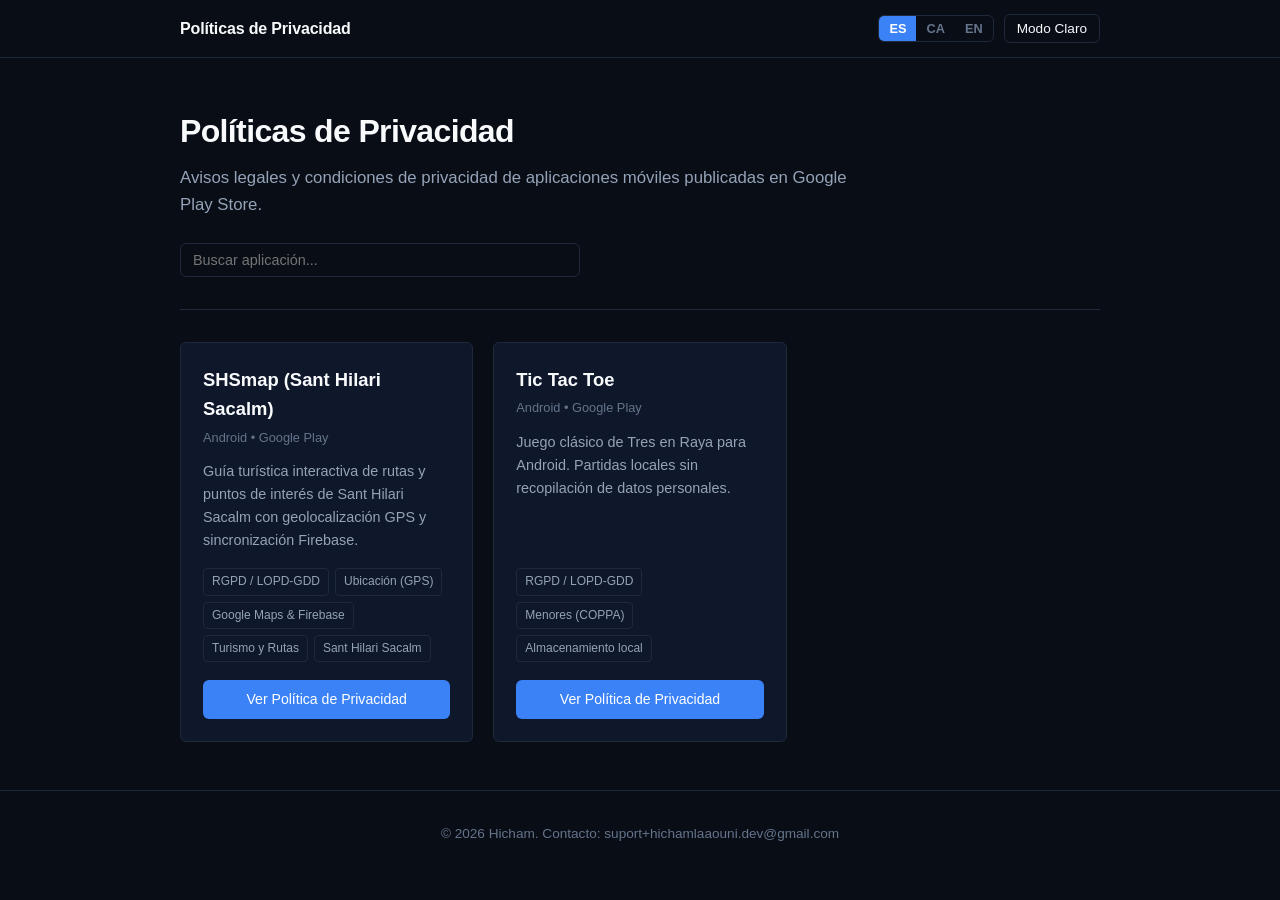
<file: index.html>
<!DOCTYPE html>
<html lang="es">
<head>
  <meta charset="UTF-8">
  <meta name="viewport" content="width=device-width, initial-scale=1.0">
  <title>Políticas de Privacidad | Hicham</title>
  <meta name="description" content="Centro de políticas de privacidad y avisos legales para aplicaciones móviles y proyectos de Hicham.">
  <link rel="stylesheet" href="assets/css/styles.css">
</head>
<body>

  <!-- Navigation -->
  <header class="navbar">
    <div class="container nav-content">
      <a href="index.html" class="brand-link" data-lang-es="Políticas de Privacidad" data-lang-ca="Polítiques de Privacitat" data-lang-en="Privacy Policies">
        Políticas de Privacidad
      </a>
      <div class="nav-actions">
        <div class="lang-selector">
          <button type="button" class="lang-btn active" data-lang="es" onclick="setLanguage('es')">ES</button>
          <button type="button" class="lang-btn" data-lang="ca" onclick="setLanguage('ca')">CA</button>
          <button type="button" class="lang-btn" data-lang="en" onclick="setLanguage('en')">EN</button>
        </div>
        <button id="theme-toggle-btn" class="control-btn" onclick="toggleTheme()" aria-label="Cambiar tema">
          Modo Claro
        </button>
      </div>
    </div>
  </header>

  <!-- Hero -->
  <main class="container">
    <section class="hero">
      <h1 class="hero-title" data-lang-es="Políticas de Privacidad" data-lang-ca="Polítiques de Privacitat" data-lang-en="Privacy Policies">
        Políticas de Privacidad
      </h1>
      <p class="hero-description" data-lang-es="Avisos legales y condiciones de privacidad de aplicaciones móviles publicadas en Google Play Store." data-lang-ca="Avisos legals i condicions de privacitat d'aplicacions mòbils publicades a Google Play Store." data-lang-en="Legal notices and privacy conditions for mobile applications published on Google Play Store.">
        Avisos legales y condiciones de privacidad de aplicaciones móviles publicadas en Google Play Store.
      </p>

      <div class="search-wrapper">
        <input 
          type="text" 
          id="app-search-input" 
          class="search-input" 
          placeholder="Buscar aplicación..." 
          data-lang-es="Buscar aplicación..." 
          data-lang-ca="Cercar aplicació..."
          data-lang-en="Search application..."
          aria-label="Buscar aplicación"
        >
      </div>
    </section>

    <!-- App Cards Grid -->
    <section>
      <div class="apps-grid" id="apps-container">

        <!-- SHSmap Card -->
        <article class="app-card">
          <div class="app-header">
            <h2 class="app-title">SHSmap (Sant Hilari Sacalm)</h2>
            <div class="app-meta">Android &bull; Google Play</div>
          </div>
          <p class="app-desc" data-lang-es="Guía turística interactiva de rutas y puntos de interés de Sant Hilari Sacalm con geolocalización GPS y sincronización Firebase." data-lang-ca="Guia turística interactiva de rutes i punts d'interès de Sant Hilari Sacalm amb geolocalització GPS i sincronització Firebase." data-lang-en="Interactive tourist guide of routes and points of interest in Sant Hilari Sacalm with GPS geolocation and Firebase sync.">
            Guía turística interactiva de rutas y puntos de interés de Sant Hilari Sacalm con geolocalización GPS y sincronización Firebase.
          </p>
          <div class="app-tags">
            <span class="tag-badge">RGPD / LOPD-GDD</span>
            <span class="tag-badge" data-lang-es="Ubicación (GPS)" data-lang-ca="Ubicació (GPS)" data-lang-en="Location (GPS)">Ubicación (GPS)</span>
            <span class="tag-badge">Google Maps &amp; Firebase</span>
            <span class="tag-badge" data-lang-es="Turismo y Rutas" data-lang-ca="Turisme i Rutes" data-lang-en="Tourism &amp; Routes">Turismo y Rutas</span>
            <span class="tag-badge">Sant Hilari Sacalm</span>
          </div>
          <a href="apps/shsmap/index.html" class="btn-primary" data-lang-es="Ver Política de Privacidad" data-lang-ca="Veure Política de Privacitat" data-lang-en="View Privacy Policy">
            Ver Política de Privacidad
          </a>
        </article>

        <!-- Tic Tac Toe Card -->
        <article class="app-card">
          <div class="app-header">
            <h2 class="app-title">Tic Tac Toe</h2>
            <div class="app-meta">Android &bull; Google Play</div>
          </div>
          <p class="app-desc" data-lang-es="Juego clásico de Tres en Raya para Android. Partidas locales sin recopilación de datos personales." data-lang-ca="Joc clàssic de Tres en Ratlla per a Android. Partides locals sense recopilació de dades personals." data-lang-en="Classic Tic Tac Toe game for Android. Local matches with no personal data collection.">
            Juego clásico de Tres en Raya para Android. Partidas locales sin recopilación de datos personales.
          </p>
          <div class="app-tags">
            <span class="tag-badge">RGPD / LOPD-GDD</span>
            <span class="tag-badge" data-lang-es="Menores (COPPA)" data-lang-ca="Menors (COPPA)" data-lang-en="COPPA Compliant">Menores (COPPA)</span>
            <span class="tag-badge" data-lang-es="Almacenamiento local" data-lang-ca="Emmagatzematge local" data-lang-en="Local Storage">Almacenamiento local</span>
          </div>
          <a href="apps/tic-tac-toe/index.html" class="btn-primary" data-lang-es="Ver Política de Privacidad" data-lang-ca="Veure Política de Privacitat" data-lang-en="View Privacy Policy">
            Ver Política de Privacidad
          </a>
        </article>

        <!-- Template / Next App Card -->

      </div>

      <div id="no-search-results" style="display: none; padding: 24px 0; color: var(--text-muted);">
        <p data-lang-es="No se encontraron aplicaciones con ese nombre." data-lang-ca="No s'han trobat aplicacions amb aquest nom." data-lang-en="No applications found.">No se encontraron aplicaciones con ese nombre.</p>
      </div>
    </section>
  </main>

  <!-- Footer -->
  <footer>
    <div class="container">
      <p data-lang-es="&copy; 2026 Hicham. Contacto: suport+hichamlaaouni.dev@gmail.com" data-lang-ca="&copy; 2026 Hicham. Contacte: suport+hichamlaaouni.dev@gmail.com" data-lang-en="&copy; 2026 Hicham. Contact: suport+hichamlaaouni.dev@gmail.com">
        &copy; 2026 Hicham &bull; Contacto: <a href="mailto:suport+hichamlaaouni.dev@gmail.com">suport+hichamlaaouni.dev@gmail.com</a>
      </p>
    </div>
  </footer>

  <script src="assets/js/app.js"></script>
</body>
</html>
</file>
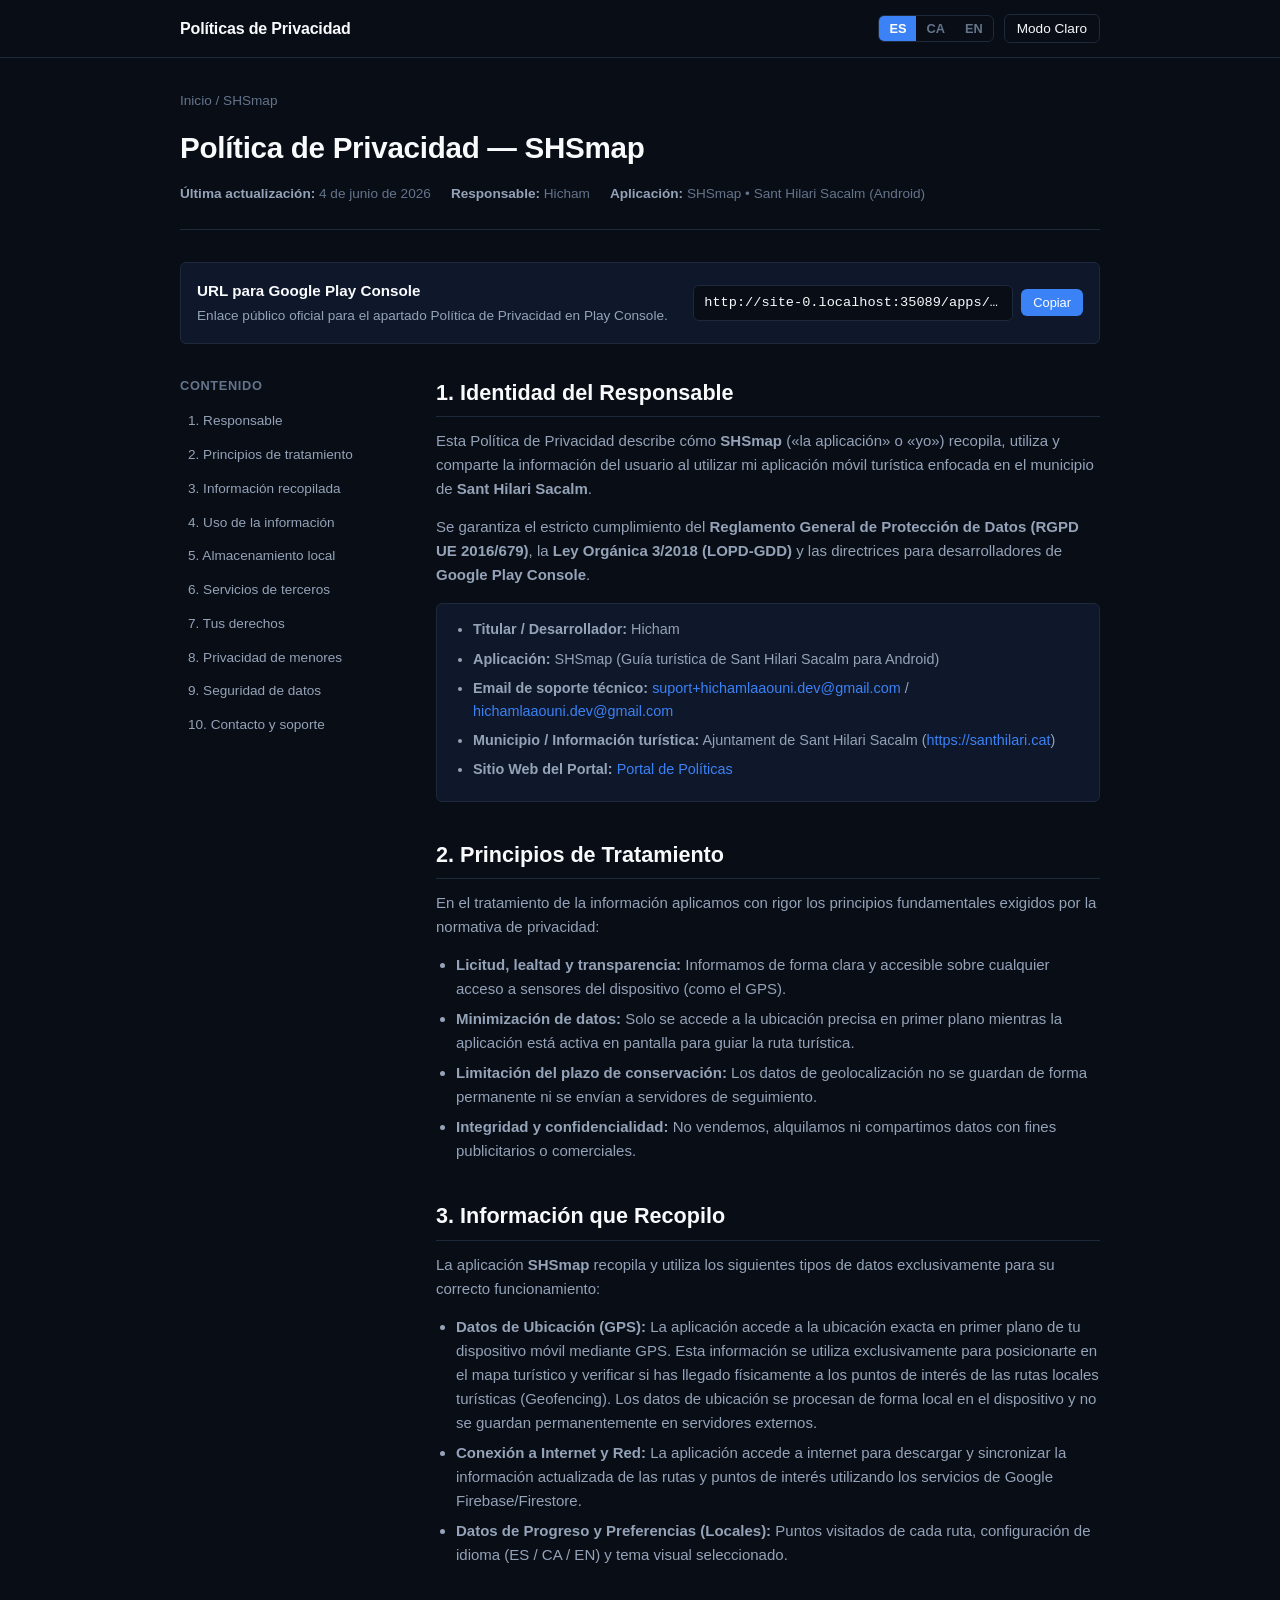
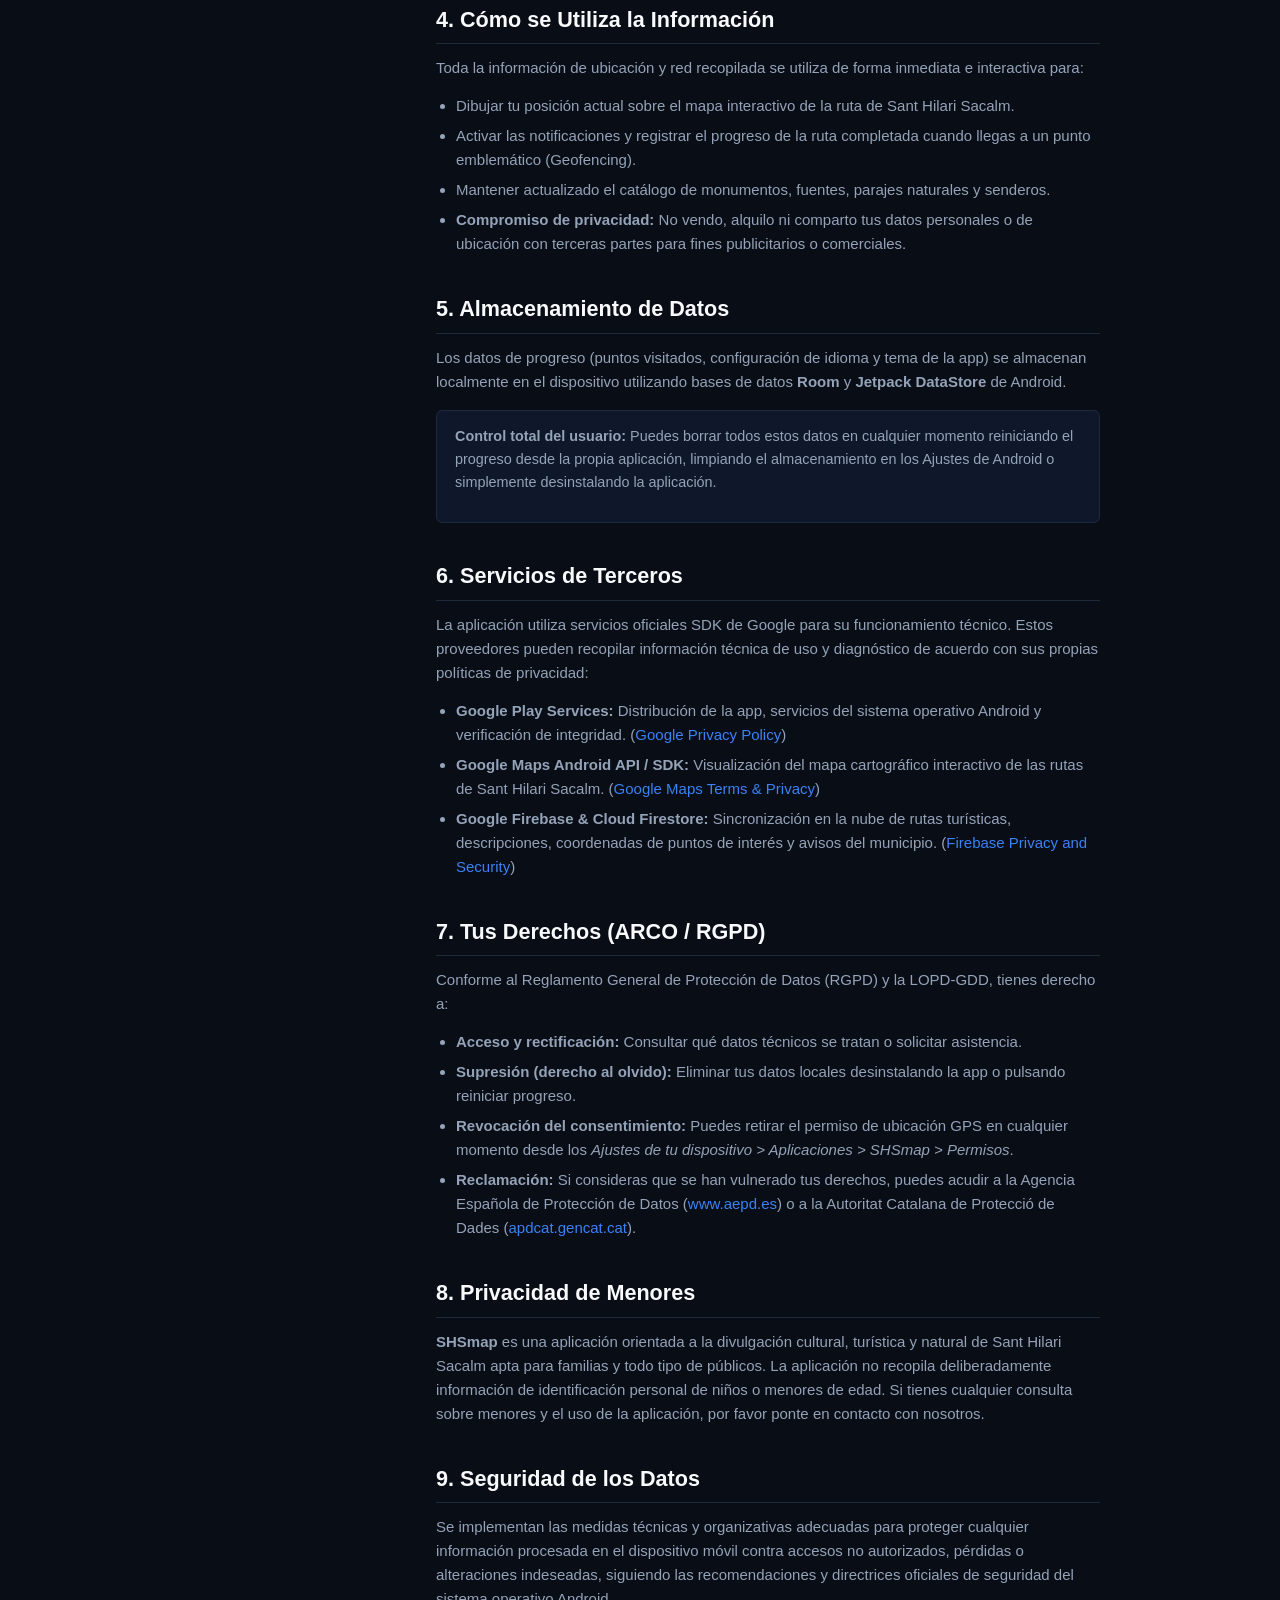
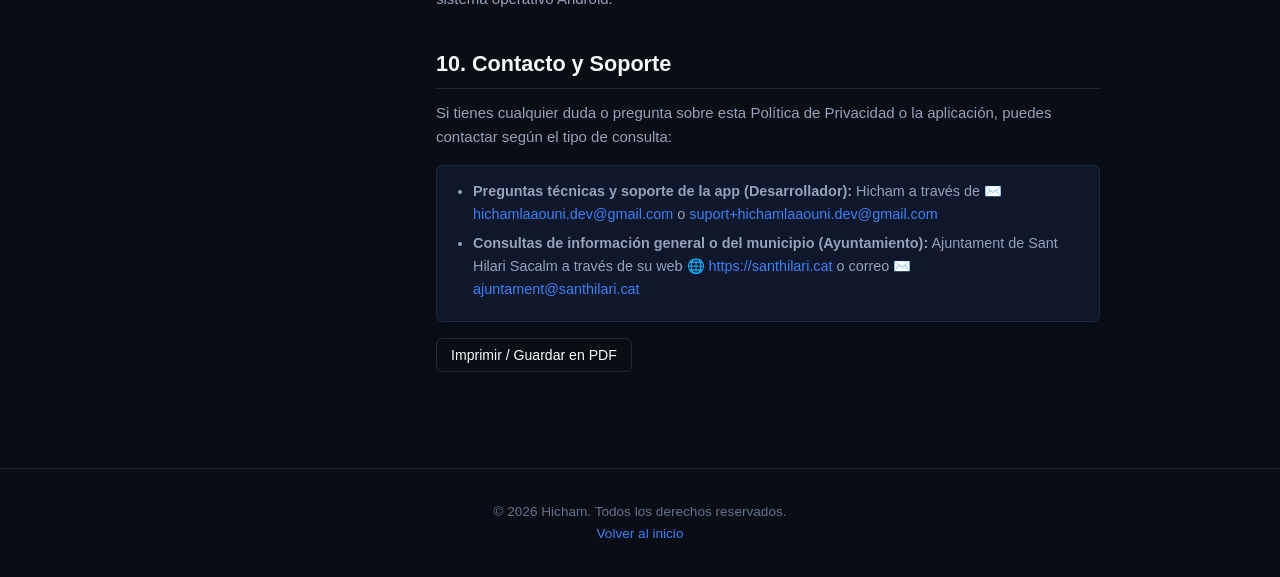
<file: apps/sant-hilari-sacalm/index.html>
<!DOCTYPE html>
<html lang="es">
<head>
  <meta charset="UTF-8">
  <meta http-equiv="refresh" content="0; url=../shsmap/index.html">
  <title>Redirigiendo a SHSmap (Sant Hilari Sacalm)...</title>
  <script>window.location.replace("../shsmap/index.html");</script>
</head>
<body>
  <p>Redirigiendo a la <a href="../shsmap/index.html">Política de Privacidad de SHSmap (Sant Hilari Sacalm)</a>...</p>
</body>
</html>
</file>
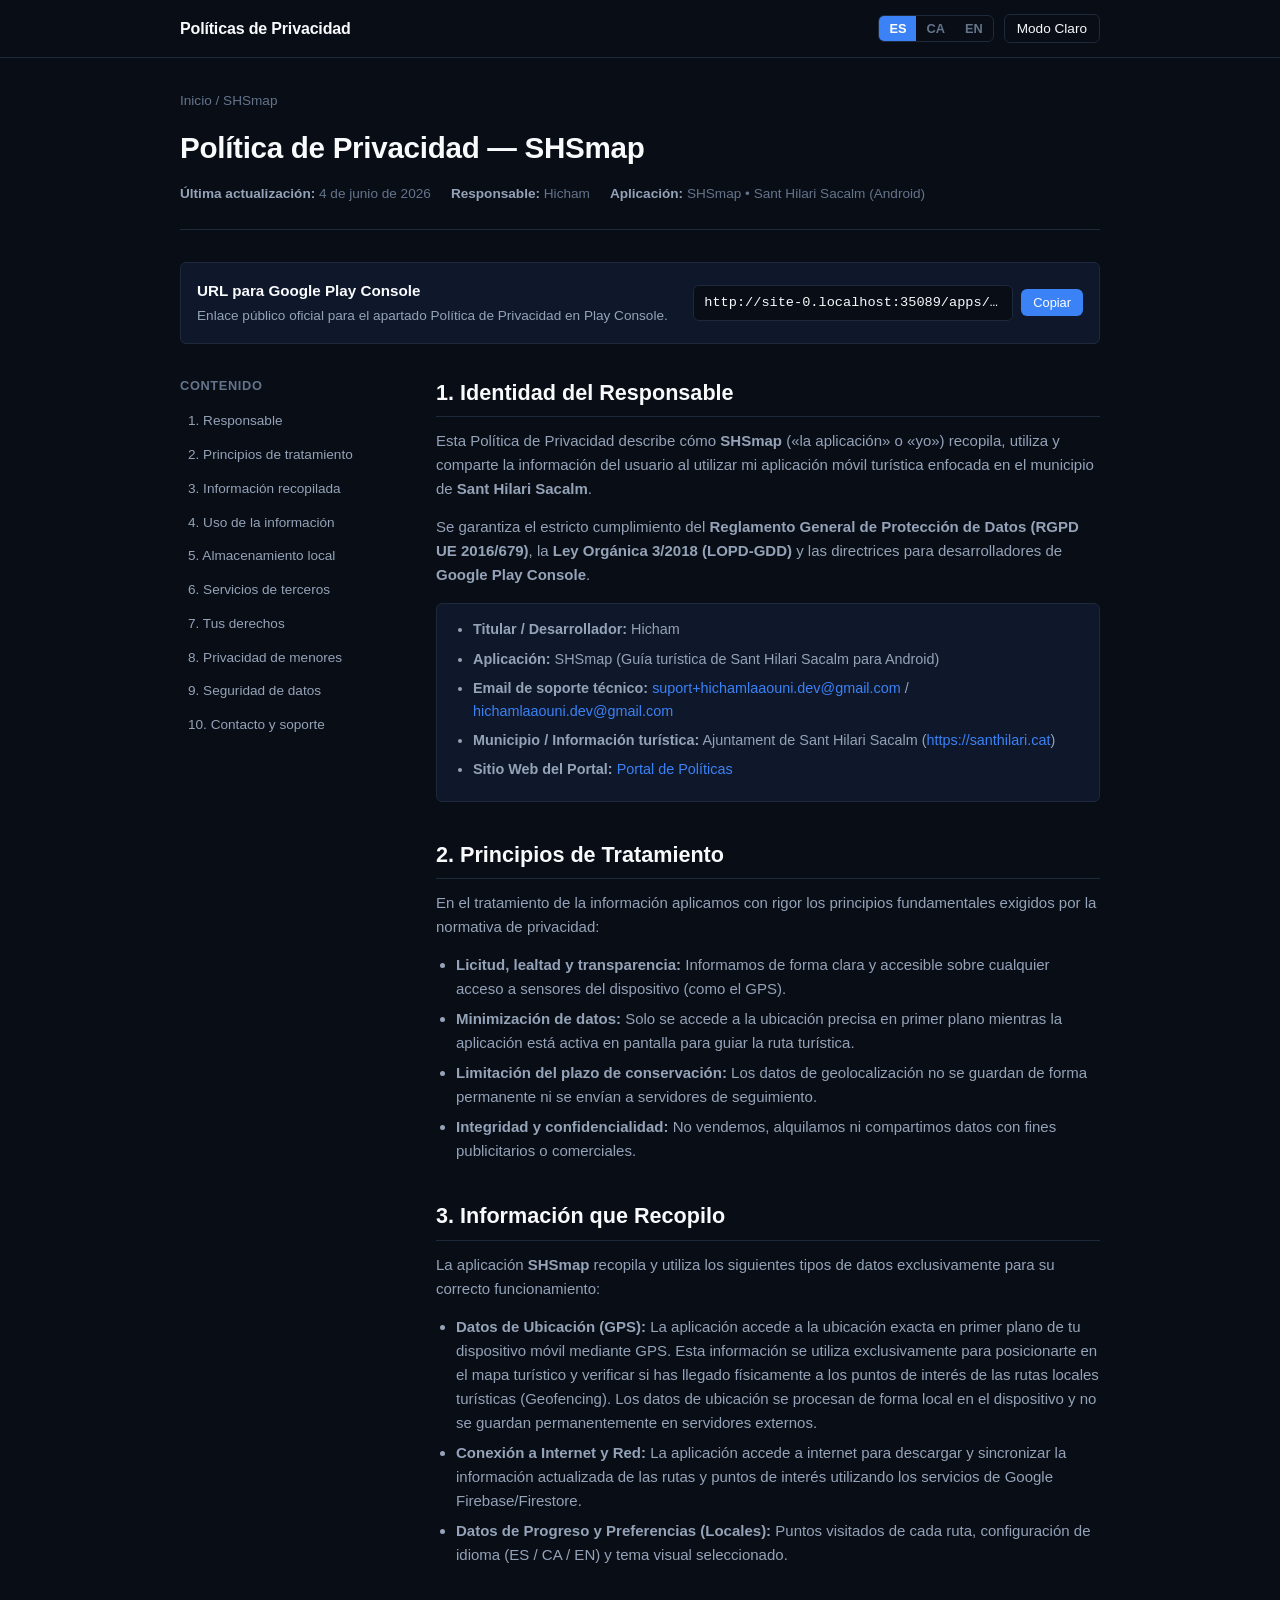
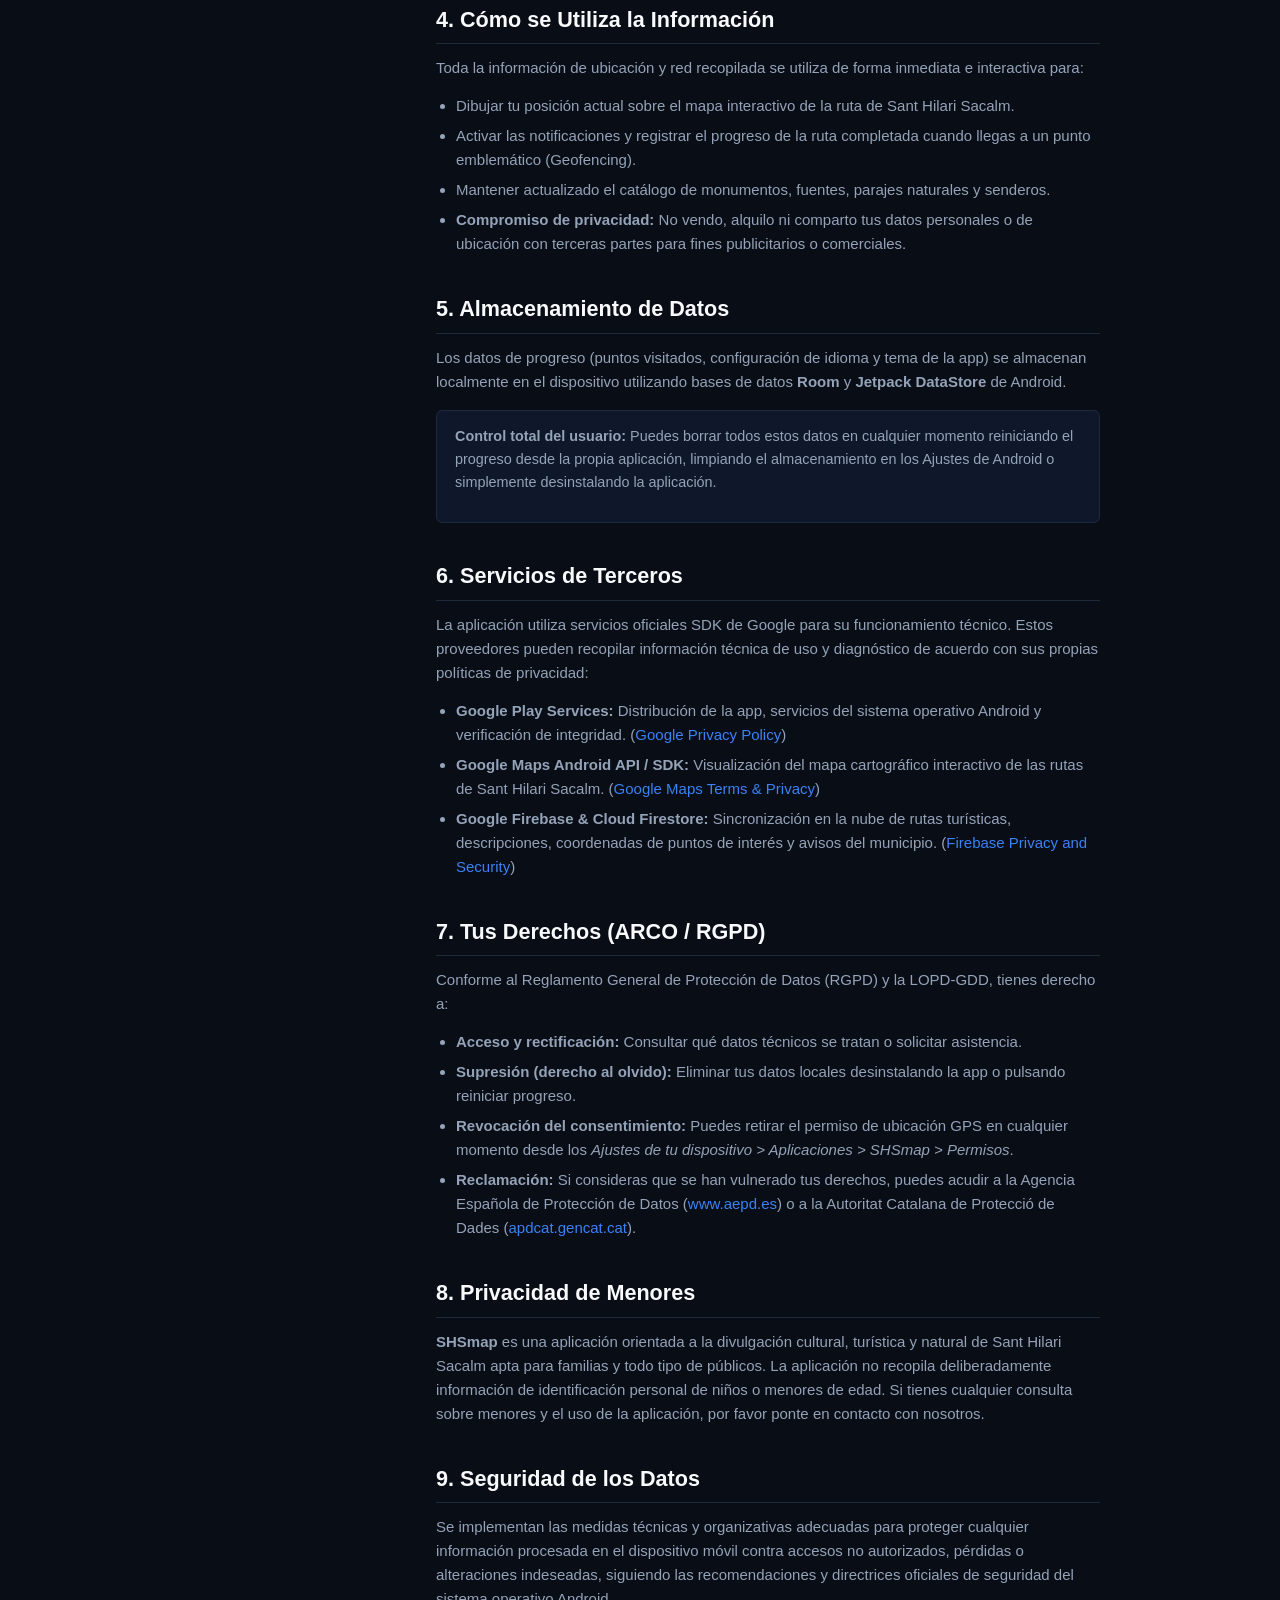
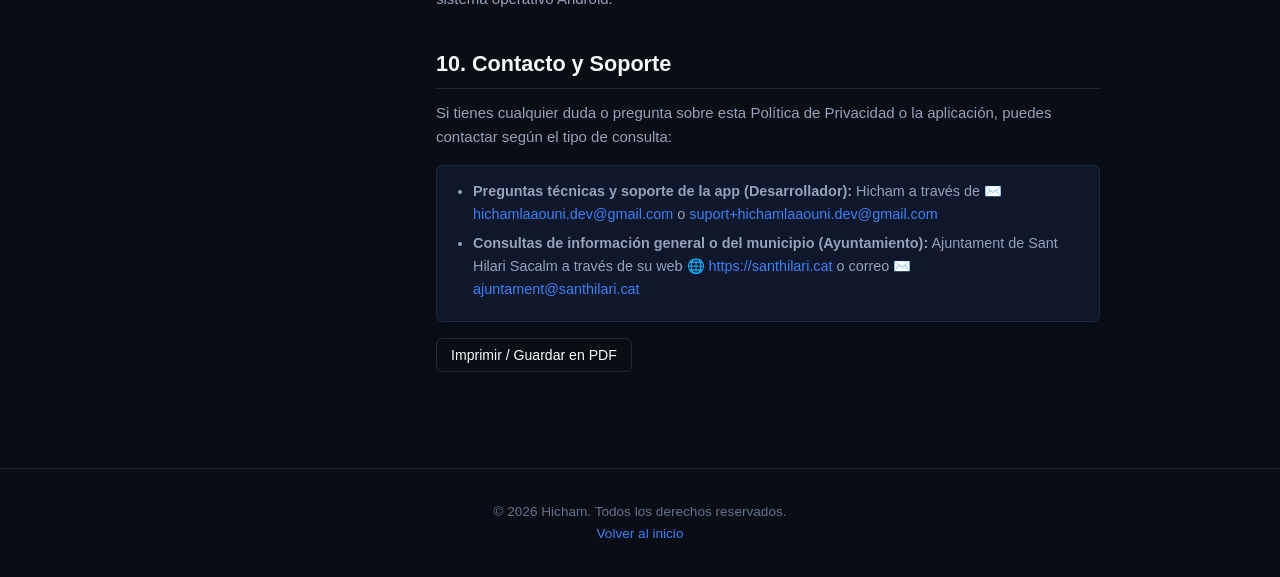
<file: apps/shsmap/index.html>
<!DOCTYPE html>
<html lang="es">
<head>
  <meta charset="UTF-8">
  <meta name="viewport" content="width=device-width, initial-scale=1.0">
  <title>Política de Privacidad | SHSmap</title>
  <meta name="description" content="Política de Privacidad para la aplicación SHSmap (Sant Hilari Sacalm). Cumplimiento con RGPD, LOPD-GDD y Google Play Console.">
  <link rel="stylesheet" href="../../assets/css/styles.css">
</head>
<body>

  <!-- Navigation -->
  <header class="navbar">
    <div class="container nav-content">
      <a href="../../index.html" class="brand-link" data-lang-es="Políticas de Privacidad" data-lang-ca="Polítiques de Privacitat" data-lang-en="Privacy Policies">
        Políticas de Privacidad
      </a>
      <div class="nav-actions">
        <div class="lang-selector">
          <button type="button" class="lang-btn active" data-lang="es" onclick="setLanguage('es')">ES</button>
          <button type="button" class="lang-btn" data-lang="ca" onclick="setLanguage('ca')">CA</button>
          <button type="button" class="lang-btn" data-lang="en" onclick="setLanguage('en')">EN</button>
        </div>
        <button id="theme-toggle-btn" class="control-btn" onclick="toggleTheme()" aria-label="Cambiar tema">
          Modo Claro
        </button>
      </div>
    </div>
  </header>

  <main class="container">
    <!-- Header -->
    <section class="policy-header">
      <nav class="policy-breadcrumb" aria-label="Breadcrumb">
        <a href="../../index.html" data-lang-es="Inicio" data-lang-ca="Inici" data-lang-en="Home">Inicio</a>
        <span>/</span>
        <span>SHSmap</span>
      </nav>

      <h1 class="policy-title" data-lang-es="Política de Privacidad — SHSmap" data-lang-ca="Política de Privacitat — SHSmap" data-lang-en="Privacy Policy — SHSmap">
        Política de Privacidad — SHSmap
      </h1>

      <div class="policy-meta-info">
        <div><strong data-lang-es="Última actualización:" data-lang-ca="Última actualització:" data-lang-en="Last updated:">Última actualización:</strong> 4 de junio de 2026</div>
        <div><strong data-lang-es="Responsable:" data-lang-ca="Responsable:" data-lang-en="Data Controller:">Responsable:</strong> Hicham</div>
        <div><strong data-lang-es="Aplicación:" data-lang-ca="Aplicació:" data-lang-en="Application:">Aplicación:</strong> SHSmap &bull; Sant Hilari Sacalm (Android)</div>
      </div>
    </section>

    <!-- Google Play Direct Copy Banner -->
    <div class="google-play-banner">
      <div class="banner-text">
        <h4 data-lang-es="URL para Google Play Console" data-lang-ca="URL per a Google Play Console" data-lang-en="Google Play Console URL">URL para Google Play Console</h4>
        <p data-lang-es="Enlace público oficial para el apartado Política de Privacidad en Play Console." data-lang-ca="Enllaç públic oficial per a l'apartat Política de Privacitat a Play Console." data-lang-en="Official public URL for the Privacy Policy section in Play Console.">
          Enlace público oficial para el apartado Política de Privacidad en Play Console.
        </p>
      </div>
      <div class="url-box">
        <code id="current-page-url">https://hichamll04.github.io/politics/apps/shsmap/</code>
        <button class="btn-primary" onclick="copyCurrentUrl()" style="padding: 6px 12px; font-size: 0.8rem;" data-lang-es="Copiar" data-lang-ca="Copiar" data-lang-en="Copy">Copiar</button>
      </div>
    </div>

    <!-- Layout: Sidebar + Document Content -->
    <div class="policy-layout">
      <!-- Sidebar TOC -->
      <aside class="policy-sidebar">
        <div class="toc-title" data-lang-es="Contenido" data-lang-ca="Contingut" data-lang-en="Contents">Contenido</div>
        <ul class="toc-nav">
          <li><a href="#responsable" class="toc-link" data-lang-es="1. Responsable" data-lang-ca="1. Responsable" data-lang-en="1. Controller">1. Responsable</a></li>
          <li><a href="#principios" class="toc-link" data-lang-es="2. Principios de tratamiento" data-lang-ca="2. Principis de tractament" data-lang-en="2. Principles">2. Principios de tratamiento</a></li>
          <li><a href="#datos" class="toc-link" data-lang-es="3. Información recopilada" data-lang-ca="3. Informació recopilada" data-lang-en="3. Information Collected">3. Información recopilada</a></li>
          <li><a href="#finalidad" class="toc-link" data-lang-es="4. Uso de la información" data-lang-ca="4. Com s'utilitza" data-lang-en="4. Purpose & Usage">4. Uso de la información</a></li>
          <li><a href="#almacenamiento" class="toc-link" data-lang-es="5. Almacenamiento local" data-lang-ca="5. Emmagatzematge local" data-lang-en="5. Local Storage">5. Almacenamiento local</a></li>
          <li><a href="#terceros" class="toc-link" data-lang-es="6. Servicios de terceros" data-lang-ca="6. Serveis de tercers" data-lang-en="6. Third Parties">6. Servicios de terceros</a></li>
          <li><a href="#derechos" class="toc-link" data-lang-es="7. Tus derechos" data-lang-ca="7. Els teus drets" data-lang-en="7. Your Rights">7. Tus derechos</a></li>
          <li><a href="#menores" class="toc-link" data-lang-es="8. Privacidad de menores" data-lang-ca="8. Privacitat de menors" data-lang-en="8. Children's Privacy">8. Privacidad de menores</a></li>
          <li><a href="#seguridad" class="toc-link" data-lang-es="9. Seguridad de datos" data-lang-ca="9. Seguretat de dades" data-lang-en="9. Security">9. Seguridad de datos</a></li>
          <li><a href="#contacto" class="toc-link" data-lang-es="10. Contacto y soporte" data-lang-ca="10. Contacte i suport" data-lang-en="10. Contact & Support">10. Contacto y soporte</a></li>
        </ul>
      </aside>

      <!-- Content -->
      <article class="policy-content">

        <!-- 1. Responsable -->
        <section id="responsable" class="policy-section">
          <h2 data-lang-es="1. Identidad del Responsable" data-lang-ca="1. Identitat del Responsable" data-lang-en="1. Identity of Data Controller">1. Identidad del Responsable</h2>
          <p data-lang-es="Esta Política de Privacidad describe cómo <strong>SHSmap</strong> («la aplicación» o «yo») recopila, utiliza y comparte la información del usuario al utilizar mi aplicación móvil turística enfocada en el municipio de <strong>Sant Hilari Sacalm</strong>." data-lang-ca="Aquesta Política de Privacitat descriu com <strong>SHSmap</strong> («l'aplicació» o «jo») recopila, utilitza i comparteix la informació de l'usuari en utilitzar la meva aplicació mòbil turística enfocada al municipi de <strong>Sant Hilari Sacalm</strong>." data-lang-en="This Privacy Policy describes how <strong>SHSmap</strong> (&quot;the application&quot; or &quot;I&quot;) collects, uses, and shares user information when using my tourist mobile application focused on the municipality of <strong>Sant Hilari Sacalm</strong>.">
            Esta Política de Privacidad describe cómo <strong>SHSmap</strong> («la aplicación» o «yo») recopila, utiliza y comparte la información del usuario al utilizar mi aplicación móvil turística enfocada en el municipio de <strong>Sant Hilari Sacalm</strong>.
          </p>
          <p data-lang-es="Se garantiza el estricto cumplimiento del <strong>Reglamento General de Protección de Datos (RGPD UE 2016/679)</strong>, la <strong>Ley Orgánica 3/2018 (LOPD-GDD)</strong> y las directrices para desarrolladores de <strong>Google Play Console</strong>." data-lang-ca="Es garanteix l'estricte compliment del <strong>Reglament General de Protecció de Dades (RGPD UE 2016/679)</strong>, la <strong>Llei Orgànica 3/2018 (LOPD-GDD)</strong> i les directrius per a desenvolupadors de <strong>Google Play Console</strong>." data-lang-en="Strict compliance with the <strong>General Data Protection Regulation (GDPR EU 2016/679)</strong>, the <strong>Spanish Organic Law 3/2018 (LOPD-GDD)</strong>, and <strong>Google Play Developer Policies</strong> is fully guaranteed.">
            Se garantiza el estricto cumplimiento del <strong>Reglamento General de Protección de Datos (RGPD UE 2016/679)</strong>, la <strong>Ley Orgánica 3/2018 (LOPD-GDD)</strong> y las directrices para desarrolladores de <strong>Google Play Console</strong>.
          </p>
          
          <div class="info-box">
            <ul>
              <li><strong>Titular / Desarrollador:</strong> Hicham</li>
              <li><strong>Aplicación:</strong> SHSmap (Guía turística de Sant Hilari Sacalm para Android)</li>
              <li><strong>Email de soporte técnico:</strong> <a href="mailto:suport+hichamlaaouni.dev@gmail.com">suport+hichamlaaouni.dev@gmail.com</a> / <a href="mailto:hichamlaaouni.dev@gmail.com">hichamlaaouni.dev@gmail.com</a></li>
              <li><strong>Municipio / Información turística:</strong> Ajuntament de Sant Hilari Sacalm (<a href="https://santhilari.cat" target="_blank" rel="noopener noreferrer">https://santhilari.cat</a>)</li>
              <li><strong>Sitio Web del Portal:</strong> <a href="../../index.html">Portal de Políticas</a></li>
            </ul>
          </div>
        </section>

        <!-- 2. Principios -->
        <section id="principios" class="policy-section">
          <h2 data-lang-es="2. Principios de Tratamiento" data-lang-ca="2. Principis de Tractament" data-lang-en="2. Principles of Data Processing">2. Principios de Tratamiento</h2>
          <p data-lang-es="En el tratamiento de la información aplicamos con rigor los principios fundamentales exigidos por la normativa de privacidad:" data-lang-ca="En el tractament de la informació apliquem amb rigor els principis fonamentals exigits per la normativa de privacitat:" data-lang-en="In processing data, we rigorously apply the fundamental principles required by data protection regulations:">
            En el tratamiento de la información aplicamos con rigor los principios fundamentales exigidos por la normativa de privacidad:
          </p>
          <ul>
            <li data-lang-es="<strong>Licitud, lealtad y transparencia:</strong> Informamos de forma clara y accesible sobre cualquier acceso a sensores del dispositivo (como el GPS)." data-lang-ca="<strong>Licitud, lleialtat i transparència:</strong> Informem de manera clara i accessible sobre qualsevol accés a sensors del dispositiu (com el GPS)." data-lang-en="<strong>Lawfulness, fairness, and transparency:</strong> Clear, accessible notice is provided prior to any device sensor access (such as GPS).">
              <strong>Licitud, lealtad y transparencia:</strong> Informamos de forma clara y accesible sobre cualquier acceso a sensores del dispositivo (como el GPS).
            </li>
            <li data-lang-es="<strong>Minimización de datos:</strong> Solo se accede a la ubicación precisa en primer plano mientras la aplicación está activa en pantalla para guiar la ruta turística." data-lang-ca="<strong>Minimització de dades:</strong> Només s'accedeix a la ubicació exacta en primer pla mentre l'aplicació està activa a la pantalla per guiar la ruta turística." data-lang-en="<strong>Data minimization:</strong> Foreground precise location is only accessed while the app is active on screen to guide the tourist route.">
              <strong>Minimización de datos:</strong> Solo se accede a la ubicación precisa en primer plano mientras la aplicación está activa en pantalla para guiar la ruta turística.
            </li>
            <li data-lang-es="<strong>Limitación del plazo de conservación:</strong> Los datos de geolocalización no se guardan de forma permanente ni se envían a servidores de seguimiento." data-lang-ca="<strong>Limitació del termini de conservació:</strong> Les dades de geolocalització no es guarden de forma permanent ni s'envien a servidors de seguiment." data-lang-en="<strong>Storage limitation:</strong> Geolocation coordinates are not saved permanently nor uploaded to tracking servers.">
              <strong>Limitación del plazo de conservación:</strong> Los datos de geolocalización no se guardan de forma permanente ni se envían a servidores de seguimiento.
            </li>
            <li data-lang-es="<strong>Integridad y confidencialidad:</strong> No vendemos, alquilamos ni compartimos datos con fines publicitarios o comerciales." data-lang-ca="<strong>Integritat i confidencialitat:</strong> No venem, lloguem ni compartim dades amb finalitats publicitàries o comercials." data-lang-en="<strong>Integrity and confidentiality:</strong> We do not sell, rent, or share personal data with third parties for advertising or commercial purposes.">
              <strong>Integridad y confidencialidad:</strong> No vendemos, alquilamos ni compartimos datos con fines publicitarios o comerciales.
            </li>
          </ul>
        </section>

        <!-- 3. Información recopilada -->
        <section id="datos" class="policy-section">
          <h2 data-lang-es="3. Información que Recopilo" data-lang-ca="3. Informació que Recopilo" data-lang-en="3. Information I Collect">3. Información que Recopilo</h2>
          <p data-lang-es="La aplicación <strong>SHSmap</strong> recopila y utiliza los siguientes tipos de datos exclusivamente para su correcto funcionamiento:" data-lang-ca="L'aplicació <strong>SHSmap</strong> recopila i utilitza els següents tipus de dades exclusivament per al seu correcte funcionament:" data-lang-en="The <strong>SHSmap</strong> application collects and uses the following types of data solely for its proper operation:">
            La aplicación <strong>SHSmap</strong> recopila y utiliza los siguientes tipos de datos exclusivamente para su correcto funcionamiento:
          </p>

          <ul>
            <li data-lang-es="<strong>Datos de Ubicación (GPS):</strong> La aplicación accede a la ubicación exacta en primer plano de tu dispositivo móvil mediante GPS. Esta información se utiliza exclusivamente para posicionarte en el mapa turístico y verificar si has llegado físicamente a los puntos de interés de las rutas locales turísticas (Geofencing). Los datos de ubicación se procesan de forma local en el dispositivo y no se guardan permanentemente en servidores externos." data-lang-ca="<strong>Dades d'Ubicació (GPS):</strong> L'aplicació accedeix a la ubicació exacta en primer pla del teu dispositiu mòbil mitjançant GPS. Aquesta informació s'utilitza exclusivament per posicionar-te en el mapa turístic i verificar si has arribat físicament als punts d'interès de les rutes locals turístiques (Geofencing). Les dades d'ubicació es processen de forma local al dispositiu i no es guarden permanentment en servidors externs." data-lang-en="<strong>Location Data (GPS):</strong> The application accesses the precise location in the foreground of your mobile device via GPS. This information is used exclusively to position you on the tourist map and verify if you have physically reached the points of interest of local tourist routes (Geofencing). Location data is processed locally on the device and is not saved permanently on external servers.">
              <strong>Datos de Ubicación (GPS):</strong> La aplicación accede a la ubicación exacta en primer plano de tu dispositivo móvil mediante GPS. Esta información se utiliza exclusivamente para posicionarte en el mapa turístico y verificar si has llegado físicamente a los puntos de interés de las rutas locales turísticas (Geofencing). Los datos de ubicación se procesan de forma local en el dispositivo y no se guardan permanentemente en servidores externos.
            </li>
            <li data-lang-es="<strong>Conexión a Internet y Red:</strong> La aplicación accede a internet para descargar y sincronizar la información actualizada de las rutas y puntos de interés utilizando los servicios de Google Firebase/Firestore." data-lang-ca="<strong>Connexió a Internet i Xarxa:</strong> L'aplicació accedeix a internet per descarregar i sincronitzar la informació actualitzada de les rutes i punts d'interès utilitzant els serveis de Google Firebase/Firestore." data-lang-en="<strong>Internet Connection &amp; Network:</strong> The application accesses the internet to download and synchronize updated information about routes and points of interest using Google Firebase/Firestore services.">
              <strong>Conexión a Internet y Red:</strong> La aplicación accede a internet para descargar y sincronizar la información actualizada de las rutas y puntos de interés utilizando los servicios de Google Firebase/Firestore.
            </li>
            <li data-lang-es="<strong>Datos de Progreso y Preferencias (Locales):</strong> Puntos visitados de cada ruta, configuración de idioma (ES / CA / EN) y tema visual seleccionado." data-lang-ca="<strong>Dades de Progrés i Preferències (Locals):</strong> Punts visitats de cada ruta, configuració d'idioma (ES / CA / EN) i tema visual seleccionat." data-lang-en="<strong>Progress Data &amp; Preferences (Local):</strong> Visited points along each route, selected app language (ES / CA / EN), and chosen theme.">
              <strong>Datos de Progreso y Preferencias (Locales):</strong> Puntos visitados de cada ruta, configuración de idioma (ES / CA / EN) y tema visual seleccionado.
            </li>
          </ul>
        </section>

        <!-- 4. Finalidad y Uso -->
        <section id="finalidad" class="policy-section">
          <h2 data-lang-es="4. Cómo se Utiliza la Información" data-lang-ca="4. Com s'utilitza la informació" data-lang-en="4. How the Information is Used">4. Cómo se Utiliza la Información</h2>
          <p data-lang-es="Toda la información de ubicación y red recopilada se utiliza de forma inmediata e interactiva para:" data-lang-ca="Tota la informació d'ubicació i xarxa recopilada s'utilitza de forma immediata i interactiva per a:" data-lang-en="All collected location and network information is used immediately and interactively to:">
            Toda la información de ubicación y red recopilada se utiliza de forma inmediata e interactiva para:
          </p>
          <ul>
            <li data-lang-es="Dibujar tu posición actual sobre el mapa interactivo de la ruta de Sant Hilari Sacalm." data-lang-ca="Dibuixar la teva posició actual sobre el mapa interactiu de la ruta de Sant Hilari Sacalm." data-lang-en="Draw your current position on the interactive map of the Sant Hilari Sacalm route.">
              Dibujar tu posición actual sobre el mapa interactivo de la ruta de Sant Hilari Sacalm.
            </li>
            <li data-lang-es="Activar las notificaciones y registrar el progreso de la ruta completada cuando llegas a un punto emblemático (Geofencing)." data-lang-ca="Activar les notificacions i registrar el progrés de la ruta completada quan arribes a un punt emblemàtic (Geofencing)." data-lang-en="Trigger notifications and record the progress of the completed route when arriving at points of interest (Geofencing).">
              Activar las notificaciones y registrar el progreso de la ruta completada cuando llegas a un punto emblemático (Geofencing).
            </li>
            <li data-lang-es="Mantener actualizado el catálogo de monumentos, fuentes, parajes naturales y senderos." data-lang-ca="Mantenir actualitzat el catàleg de monuments, fonts, paratges naturals i senders." data-lang-en="Keep the catalog of monuments, natural springs, trails, and cultural sites updated.">
              Mantener actualizado el catálogo de monumentos, fuentes, parajes naturales y senderos.
            </li>
            <li data-lang-es="<strong>Compromiso de privacidad:</strong> No vendo, alquilo ni comparto tus datos personales o de ubicación con terceras partes para fines publicitarios o comerciales." data-lang-ca="<strong>Compromís de privacitat:</strong> No venc, llogo ni comparteixo les teves dades personals o d'ubicació amb terceres parts per a finalitats publicitàries o comercials." data-lang-en="<strong>Privacy commitment:</strong> I do not sell, rent, or share your personal or location data with third parties for advertising or commercial purposes.">
              <strong>Compromiso de privacidad:</strong> No vendo, alquilo ni comparto tus datos personales o de ubicación con terceras partes para fines publicitarios o comerciales.
            </li>
          </ul>
        </section>

        <!-- 5. Almacenamiento local -->
        <section id="almacenamiento" class="policy-section">
          <h2 data-lang-es="5. Almacenamiento de Datos" data-lang-ca="5. Emmagatzematge de Dades" data-lang-en="5. Data Storage">5. Almacenamiento de Datos</h2>
          <p data-lang-es="Los datos de progreso (puntos visitados, configuración de idioma y tema de la app) se almacenan localmente en el dispositivo utilizando bases de datos <strong>Room</strong> y <strong>Jetpack DataStore</strong> de Android." data-lang-ca="Les dades de progrés (punts visitats, configuració d'idioma i tema de l'app) s'emmagatzemen localment al dispositiu mitjançant bases de dades <strong>Room</strong> i <strong>Jetpack DataStore</strong> de Android." data-lang-en="Progress data (visited points, language settings, and app theme) is stored locally on the device using Android <strong>Room</strong> and <strong>Jetpack DataStore</strong> databases.">
            Los datos de progreso (puntos visitados, configuración de idioma y tema de la app) se almacenan localmente en el dispositivo utilizando bases de datos <strong>Room</strong> y <strong>Jetpack DataStore</strong> de Android.
          </p>
          <div class="info-box">
            <p data-lang-es="<strong>Control total del usuario:</strong> Puedes borrar todos estos datos en cualquier momento reiniciando el progreso desde la propia aplicación, limpiando el almacenamiento en los Ajustes de Android o simplemente desinstalando la aplicación." data-lang-ca="<strong>Control total de l'usuari:</strong> Pots esborrar totes aquestes dades en qualsevol moment reiniciant el progrés des de la pròpia aplicació, netejant l'emmagatzematge als Ajustos d'Android o senzillament desinstal·lant l'aplicació." data-lang-en="<strong>Total user control:</strong> You can delete all this data at any time by resetting progress within the app, clearing storage in Android Settings, or uninstalling the application.">
              <strong>Control total del usuario:</strong> Puedes borrar todos estos datos en cualquier momento reiniciando el progreso desde la propia aplicación, limpiando el almacenamiento en los Ajustes de Android o simplemente desinstalando la aplicación.
            </p>
          </div>
        </section>

        <!-- 6. Servicios de Terceros -->
        <section id="terceros" class="policy-section">
          <h2 data-lang-es="6. Servicios de Terceros" data-lang-ca="6. Serveis de Tercers" data-lang-en="6. Third-Party Services">6. Servicios de Terceros</h2>
          <p data-lang-es="La aplicación utiliza servicios oficiales SDK de Google para su funcionamiento técnico. Estos proveedores pueden recopilar información técnica de uso y diagnóstico de acuerdo con sus propias políticas de privacidad:" data-lang-ca="L'aplicació utilitza serveis oficials SDK de Google per al seu funcionament tècnic. Aquests proveïdors poden recopilar informació tècnica d'ús i diagnòstic d'acord amb les seves pròpies polítiques de privacitat:" data-lang-en="The application uses official Google SDK services for technical operation. These providers may collect technical usage and diagnostic data under their own privacy policies:">
            La aplicación utiliza servicios oficiales SDK de Google para su funcionamiento técnico. Estos proveedores pueden recopilar información técnica de uso y diagnóstico de acuerdo con sus propias políticas de privacidad:
          </p>
          <ul>
            <li>
              <strong>Google Play Services:</strong> 
              <span data-lang-es="Distribución de la app, servicios del sistema operativo Android y verificación de integridad." data-lang-ca="Distribució de l'app, serveis del sistema operatiu Android i verificació d'integritat." data-lang-en="App distribution, core Android operating system services, and integrity checks.">Distribución de la app, servicios del sistema operativo Android y verificación de integridad.</span>
              (<a href="https://policies.google.com/privacy" target="_blank" rel="noopener noreferrer">Google Privacy Policy</a>)
            </li>
            <li>
              <strong>Google Maps Android API / SDK:</strong> 
              <span data-lang-es="Visualización del mapa cartográfico interactivo de las rutas de Sant Hilari Sacalm." data-lang-ca="Visualització del mapa cartogràfic interactiu de les rutes de Sant Hilari Sacalm." data-lang-en="Rendering interactive cartographic maps for Sant Hilari Sacalm routes.">Visualización del mapa cartográfico interactivo de las rutas de Sant Hilari Sacalm.</span>
              (<a href="https://policies.google.com/privacy" target="_blank" rel="noopener noreferrer">Google Maps Terms &amp; Privacy</a>)
            </li>
            <li>
              <strong>Google Firebase &amp; Cloud Firestore:</strong> 
              <span data-lang-es="Sincronización en la nube de rutas turísticas, descripciones, coordenadas de puntos de interés y avisos del municipio." data-lang-ca="Sincronització al núvol de rutes turístiques, descripcions, coordenades de punts d'interès i avisos del municipi." data-lang-en="Cloud synchronization of tourist routes, descriptions, coordinates of points of interest, and municipal announcements.">Sincronización en la nube de rutas turísticas, descripciones, coordenadas de puntos de interés y avisos del municipio.</span>
              (<a href="https://firebase.google.com/support/privacy" target="_blank" rel="noopener noreferrer">Firebase Privacy and Security</a>)
            </li>
          </ul>
        </section>

        <!-- 7. Tus Derechos -->
        <section id="derechos" class="policy-section">
          <h2 data-lang-es="7. Tus Derechos (ARCO / RGPD)" data-lang-ca="7. Els Teus Drets (ARCO / RGPD)" data-lang-en="7. Your Rights (GDPR)">7. Tus Derechos (ARCO / RGPD)</h2>
          <p data-lang-es="Conforme al Reglamento General de Protección de Datos (RGPD) y la LOPD-GDD, tienes derecho a:" data-lang-ca="D'acord amb el Reglament General de Protecció de Dades (RGPD) i la LOPD-GDD, tens dret a:" data-lang-en="In accordance with GDPR and applicable data protection regulations, you have the right to:">
            Conforme al Reglamento General de Protección de Datos (RGPD) y la LOPD-GDD, tienes derecho a:
          </p>
          <ul>
            <li data-lang-es="<strong>Acceso y rectificación:</strong> Consultar qué datos técnicos se tratan o solicitar asistencia." data-lang-ca="<strong>Accés i rectificació:</strong> Consultar quines dades tècniques es tracten o sol·licitar assistència." data-lang-en="<strong>Access and rectification:</strong> Consult what technical data is processed or request assistance.">
              <strong>Acceso y rectificación:</strong> Consultar qué datos técnicos se tratan o solicitar asistencia.
            </li>
            <li data-lang-es="<strong>Supresión (derecho al olvido):</strong> Eliminar tus datos locales desinstalando la app o pulsando reiniciar progreso." data-lang-ca="<strong>Supressió (dret a l'oblit):</strong> Eliminar les teves dades locals desinstal·lant l'aplicació o prement reiniciar progrés." data-lang-en="<strong>Erasure (right to be forgotten):</strong> Delete local data by uninstalling the app or resetting progress.">
              <strong>Supresión (derecho al olvido):</strong> Eliminar tus datos locales desinstalando la app o pulsando reiniciar progreso.
            </li>
            <li data-lang-es="<strong>Revocación del consentimiento:</strong> Puedes retirar el permiso de ubicación GPS en cualquier momento desde los <em>Ajustes de tu dispositivo &gt; Aplicaciones &gt; SHSmap &gt; Permisos</em>." data-lang-ca="<strong>Revocació del consentiment:</strong> Pots retirar el permís d'ubicació GPS en qualsevol moment des dels <em>Ajustos del dispositiu &gt; Aplicacions &gt; SHSmap &gt; Permisos</em>." data-lang-en="<strong>Withdrawal of consent:</strong> You can revoke GPS location permission at any time via <em>Device Settings &gt; Apps &gt; SHSmap &gt; Permissions</em>.">
              <strong>Revocación del consentimiento:</strong> Puedes retirar el permiso de ubicación GPS en cualquier momento desde los <em>Ajustes de tu dispositivo &gt; Aplicaciones &gt; SHSmap &gt; Permisos</em>.
            </li>
            <li data-lang-es="<strong>Reclamación:</strong> Si consideras que se han vulnerado tus derechos, puedes acudir a la Agencia Española de Protección de Datos (<a href='https://www.aepd.es' target='_blank' rel='noopener noreferrer'>www.aepd.es</a>) o a la Autoritat Catalana de Protecció de Dades (<a href='https://apdcat.gencat.cat' target='_blank' rel='noopener noreferrer'>apdcat.gencat.cat</a>)." data-lang-ca="<strong>Reclamació:</strong> Si consideres que s'han vulnerat els teus drets, pots acudir a l'Agència Espanyola de Protecció de Dades (<a href='https://www.aepd.es' target='_blank' rel='noopener noreferrer'>www.aepd.es</a>) o a l'Autoritat Catalana de Protecció de Dades (<a href='https://apdcat.gencat.cat' target='_blank' rel='noopener noreferrer'>apdcat.gencat.cat</a>)." data-lang-en="<strong>Lodge a complaint:</strong> You may contact the Spanish Data Protection Agency (<a href='https://www.aepd.es' target='_blank' rel='noopener noreferrer'>www.aepd.es</a>) or the Catalan Data Protection Authority (<a href='https://apdcat.gencat.cat' target='_blank' rel='noopener noreferrer'>apdcat.gencat.cat</a>).">
              <strong>Reclamación:</strong> Si consideras que se han vulnerado tus derechos, puedes acudir a la Agencia Española de Protección de Datos (<a href="https://www.aepd.es" target="_blank" rel="noopener noreferrer">www.aepd.es</a>) o a la Autoritat Catalana de Protecció de Dades (<a href="https://apdcat.gencat.cat" target="_blank" rel="noopener noreferrer">apdcat.gencat.cat</a>).
            </li>
          </ul>
        </section>

        <!-- 8. Privacidad de Menores -->
        <section id="menores" class="policy-section">
          <h2 data-lang-es="8. Privacidad de Menores" data-lang-ca="8. Privacitat de Menors" data-lang-en="8. Children's Privacy">8. Privacidad de Menores</h2>
          <p data-lang-es="<strong>SHSmap</strong> es una aplicación orientada a la divulgación cultural, turística y natural de Sant Hilari Sacalm apta para familias y todo tipo de públicos. La aplicación no recopila deliberadamente información de identificación personal de niños o menores de edad. Si tienes cualquier consulta sobre menores y el uso de la aplicación, por favor ponte en contacto con nosotros." data-lang-ca="<strong>SHSmap</strong> és una aplicació orientada a la divulgació cultural, turística i natural de Sant Hilari Sacalm apta per a famílies i tot tipus de públics. L'aplicació no recopila deliberadament informació d'identificació personal de nens o menors d'edat. Si tens qualsevol consulta sobre menors i l'ús de l'aplicació, posa't en contacte amb nosaltres." data-lang-en="<strong>SHSmap</strong> is an application aimed at promoting the cultural, tourist, and natural heritage of Sant Hilari Sacalm, suitable for families and general audiences. The application does not knowingly collect personally identifiable information from children. If you have questions regarding children and app usage, please contact us.">
            <strong>SHSmap</strong> es una aplicación orientada a la divulgación cultural, turística y natural de Sant Hilari Sacalm apta para familias y todo tipo de públicos. La aplicación no recopila deliberadamente información de identificación personal de niños o menores de edad. Si tienes cualquier consulta sobre menores y el uso de la aplicación, por favor ponte en contacto con nosotros.
          </p>
        </section>

        <!-- 9. Seguridad -->
        <section id="seguridad" class="policy-section">
          <h2 data-lang-es="9. Seguridad de los Datos" data-lang-ca="9. Seguretat de les Dades" data-lang-en="9. Data Security">9. Seguridad de los Datos</h2>
          <p data-lang-es="Se implementan las medidas técnicas y organizativas adecuadas para proteger cualquier información procesada en el dispositivo móvil contra accesos no autorizados, pérdidas o alteraciones indeseadas, siguiendo las recomendaciones y directrices oficiales de seguridad del sistema operativo Android." data-lang-ca="S'implementen les mesures tècniques i organitzatives adequades per protegir qualsevol informació processada al dispositiu mòbil contra accessos no autoritzats, pèrdues o alteracions indesitjades, seguint les recomanacions i directrius oficials de seguretat del sistema operatiu Android." data-lang-en="Appropriate technical and organizational measures are implemented to protect any information processed on the mobile device against unauthorized access, loss, or alteration, adhering to official Android OS security guidelines.">
            Se implementan las medidas técnicas y organizativas adecuadas para proteger cualquier información procesada en el dispositivo móvil contra accesos no autorizados, pérdidas o alteraciones indeseadas, siguiendo las recomendaciones y directrices oficiales de seguridad del sistema operativo Android.
          </p>
        </section>

        <!-- 10. Contacto -->
        <section id="contacto" class="policy-section">
          <h2 data-lang-es="10. Contacto y Soporte" data-lang-ca="10. Contacte i Suport" data-lang-en="10. Contact & Support">10. Contacto y Soporte</h2>
          <p data-lang-es="Si tienes cualquier duda o pregunta sobre esta Política de Privacidad o la aplicación, puedes contactar según el tipo de consulta:" data-lang-ca="Si tens qualsevol dubte o pregunta sobre aquesta Política de Privacitat o l'aplicació, pots contactar segons el tipus de consulta:" data-lang-en="If you have any questions or doubts about this Privacy Policy or the application, you can contact according to the type of inquiry:">
            Si tienes cualquier duda o pregunta sobre esta Política de Privacidad o la aplicación, puedes contactar según el tipo de consulta:
          </p>
          
          <div class="info-box">
            <ul>
              <li data-lang-es="<strong>Preguntas técnicas y soporte de la app (Desarrollador):</strong> Hicham a través de ✉️ <a href='mailto:hichamlaaouni.dev@gmail.com'>hichamlaaouni.dev@gmail.com</a> o <a href='mailto:suport+hichamlaaouni.dev@gmail.com'>suport+hichamlaaouni.dev@gmail.com</a>" data-lang-ca="<strong>Preguntes tècniques i suport de l'app (Desenvolupador):</strong> Hicham a través de ✉️ <a href='mailto:hichamlaaouni.dev@gmail.com'>hichamlaaouni.dev@gmail.com</a> o <a href='mailto:suport+hichamlaaouni.dev@gmail.com'>suport+hichamlaaouni.dev@gmail.com</a>" data-lang-en="<strong>Technical questions and app support (Developer):</strong> Hicham via ✉️ <a href='mailto:hichamlaaouni.dev@gmail.com'>hichamlaaouni.dev@gmail.com</a> or <a href='mailto:suport+hichamlaaouni.dev@gmail.com'>suport+hichamlaaouni.dev@gmail.com</a>">
                <strong>Preguntas técnicas y soporte de la app (Desarrollador):</strong> Hicham a través de ✉️ <a href="mailto:hichamlaaouni.dev@gmail.com">hichamlaaouni.dev@gmail.com</a> o <a href="mailto:suport+hichamlaaouni.dev@gmail.com">suport+hichamlaaouni.dev@gmail.com</a>
              </li>
              <li data-lang-es="<strong>Consultas de información general o del municipio (Ayuntamiento):</strong> Ajuntament de Sant Hilari Sacalm a través de su web 🌐 <a href='https://santhilari.cat' target='_blank' rel='noopener noreferrer'>https://santhilari.cat</a> o correo ✉️ <a href='mailto:ajuntament@santhilari.cat'>ajuntament@santhilari.cat</a>" data-lang-ca="<strong>Consultes d'informació general o del municipi (Ajuntament):</strong> Ajuntament de Sant Hilari Sacalm a través del seu web 🌐 <a href='https://santhilari.cat' target='_blank' rel='noopener noreferrer'>https://santhilari.cat</a> o correu ✉️ <a href='mailto:ajuntament@santhilari.cat'>ajuntament@santhilari.cat</a>" data-lang-en="<strong>General inquiries or municipality questions (Town Hall):</strong> Ajuntament de Sant Hilari Sacalm via their website 🌐 <a href='https://santhilari.cat' target='_blank' rel='noopener noreferrer'>https://santhilari.cat</a> or email ✉️ <a href='mailto:ajuntament@santhilari.cat'>ajuntament@santhilari.cat</a>">
                <strong>Consultas de información general o del municipio (Ayuntamiento):</strong> Ajuntament de Sant Hilari Sacalm a través de su web 🌐 <a href="https://santhilari.cat" target="_blank" rel="noopener noreferrer">https://santhilari.cat</a> o correo ✉️ <a href="mailto:ajuntament@santhilari.cat">ajuntament@santhilari.cat</a>
              </li>
            </ul>
          </div>

          <div style="margin-top: 16px;">
            <button class="btn-secondary" onclick="window.print()" data-lang-es="Imprimir / Guardar en PDF" data-lang-ca="Imprimir / Desar en PDF" data-lang-en="Print / Save as PDF">
              Imprimir / Guardar en PDF
            </button>
          </div>
        </section>

      </article>
    </div>
  </main>

  <footer>
    <div class="container">
      <p data-lang-es="&copy; 2026 Hicham. Todos los derechos reservados." data-lang-ca="&copy; 2026 Hicham. Tots els drets reservats." data-lang-en="&copy; 2026 Hicham. All rights reserved.">&copy; 2026 Hicham. Todos los derechos reservados.</p>
      <p><a href="../../index.html" data-lang-es="Volver al inicio" data-lang-ca="Tornar a l'inici" data-lang-en="Back to home">Volver al inicio</a></p>
    </div>
  </footer>

  <script src="../../assets/js/app.js"></script>
</body>
</html>
</file>
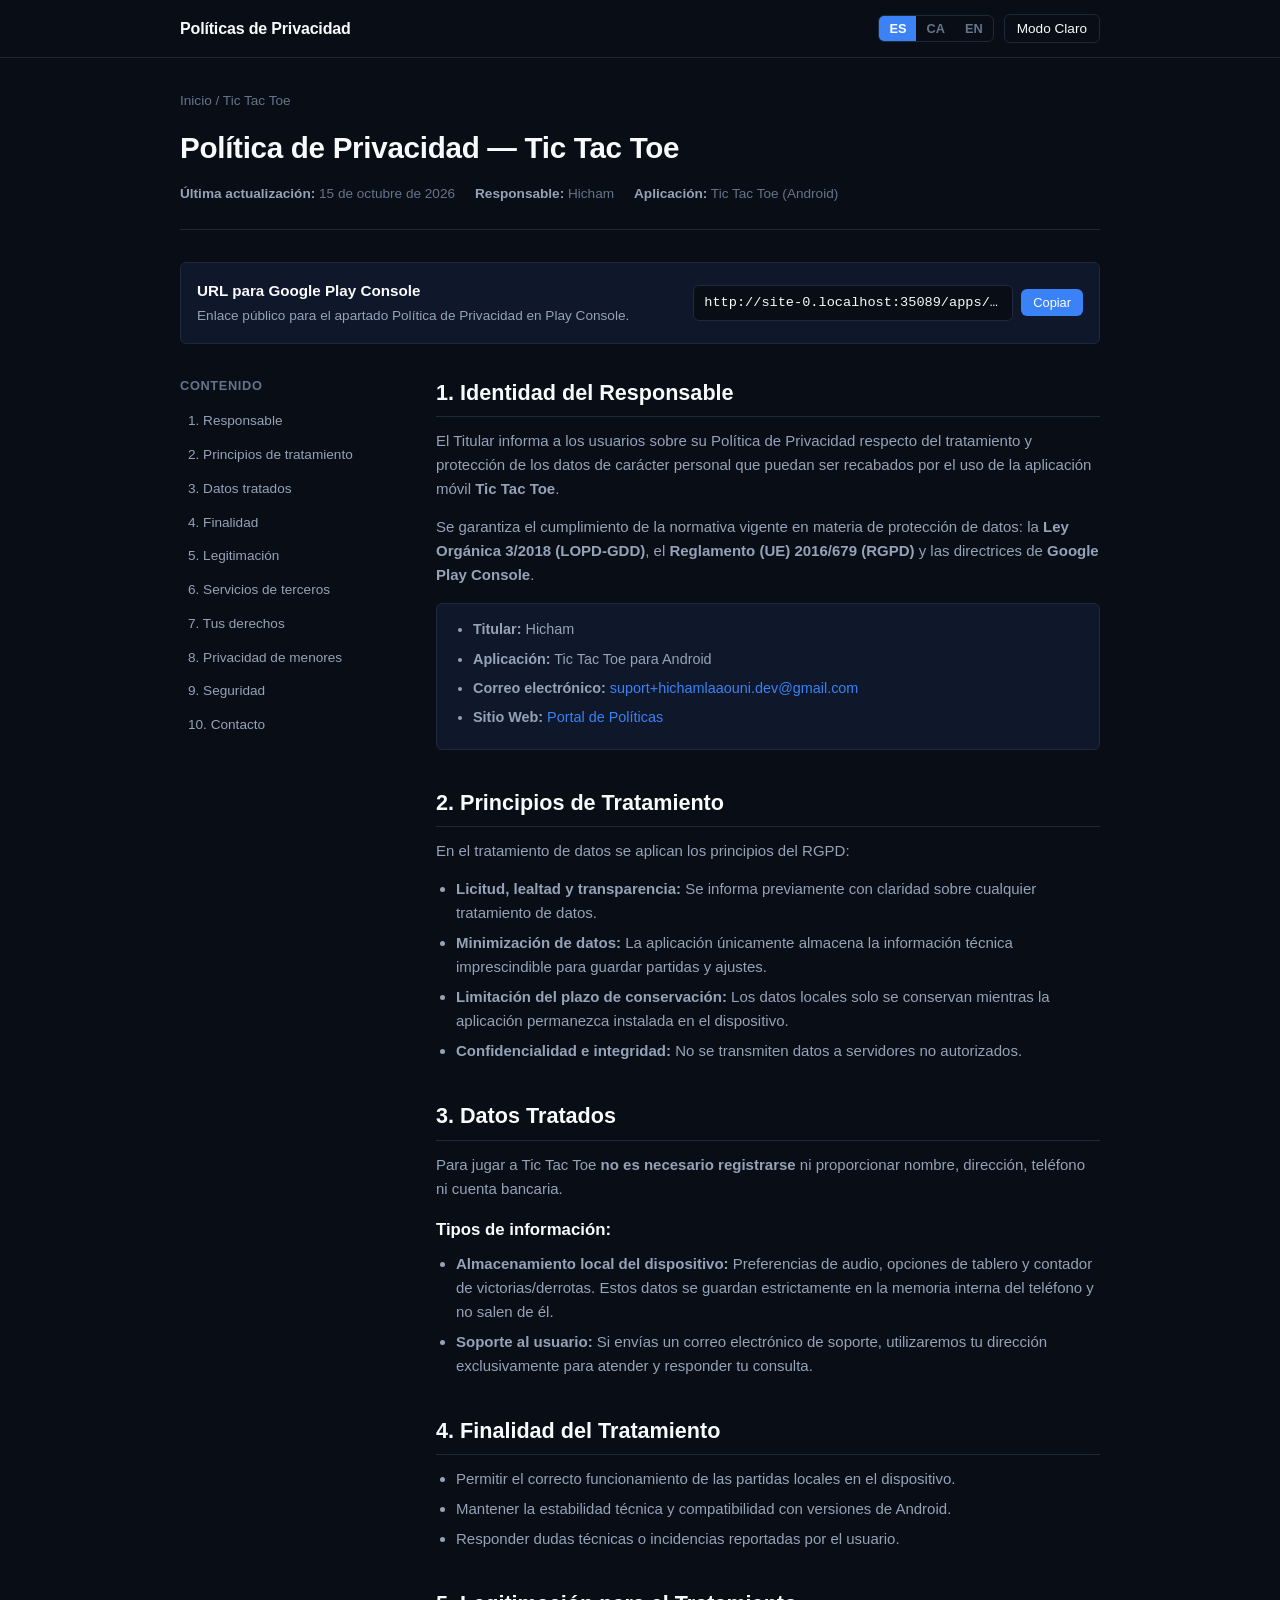
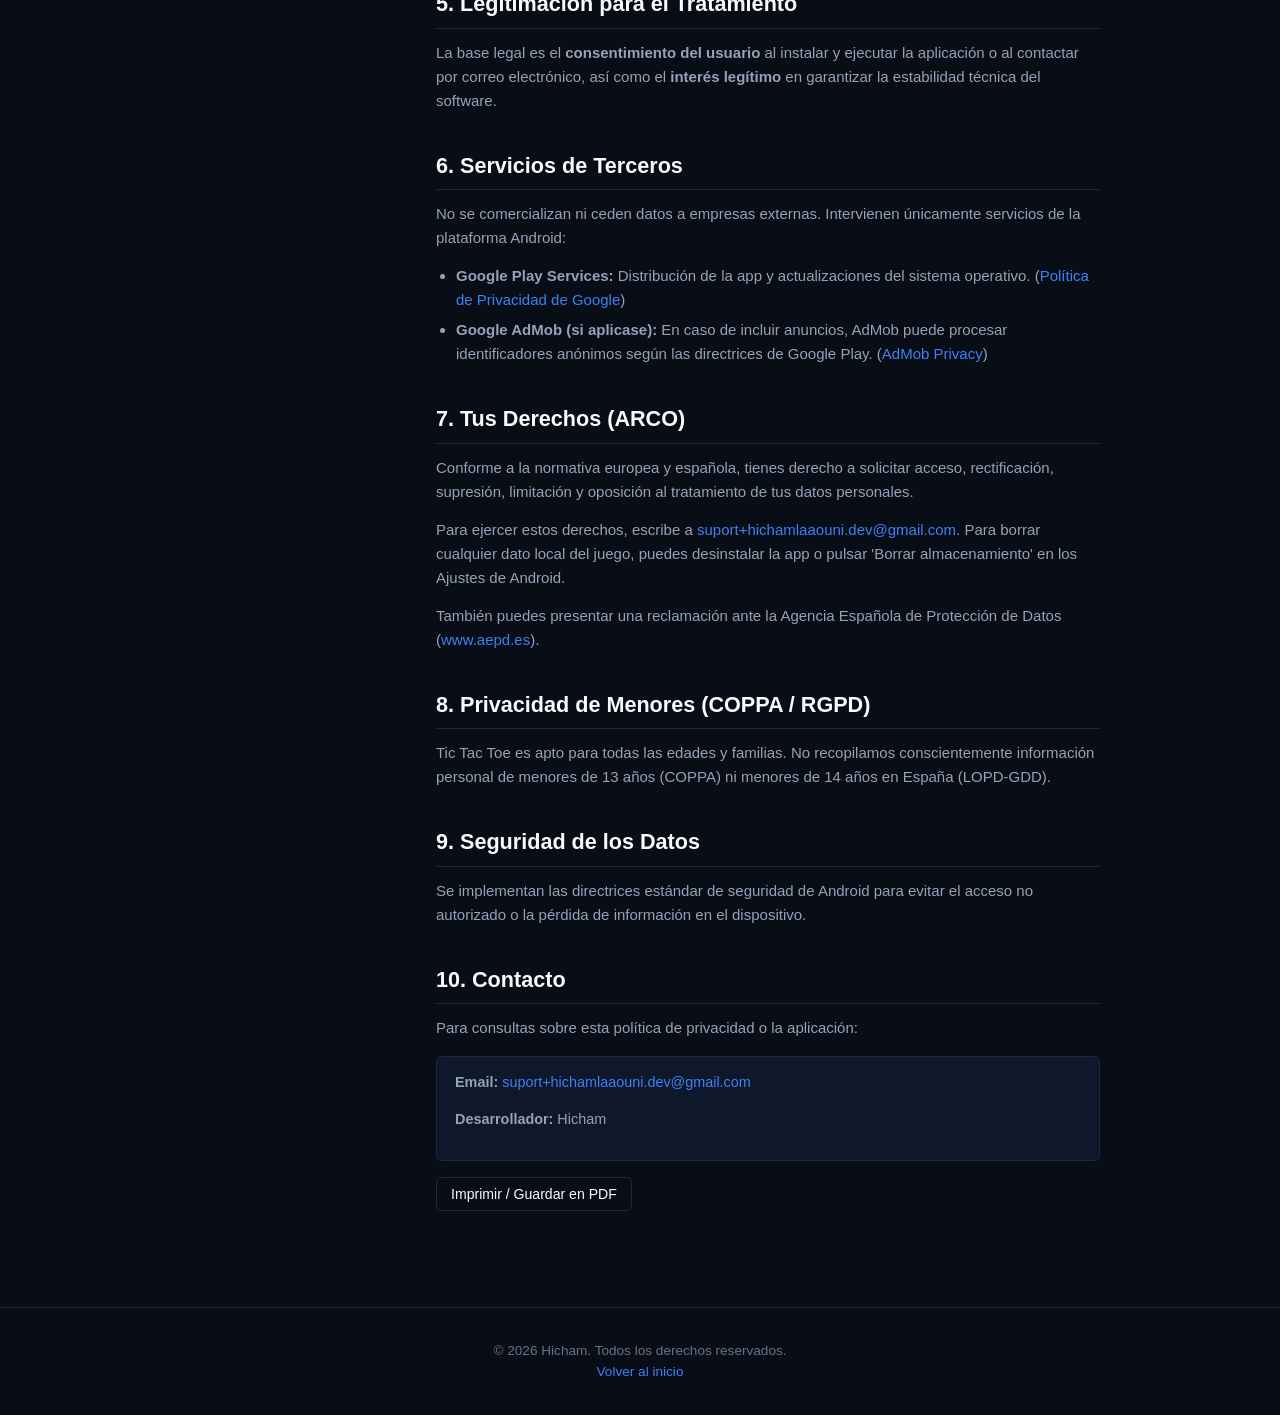
<file: apps/tic-tac-toe/index.html>
<!DOCTYPE html>
<html lang="es">
<head>
  <meta charset="UTF-8">
  <meta name="viewport" content="width=device-width, initial-scale=1.0">
  <title>Política de Privacidad | Tic Tac Toe</title>
  <meta name="description" content="Política de Privacidad para la aplicación Tic Tac Toe. Cumplimiento con RGPD, LOPD-GDD y Google Play Console.">
  <link rel="stylesheet" href="../../assets/css/styles.css">
</head>
<body>

  <!-- Navigation -->
  <header class="navbar">
    <div class="container nav-content">
      <a href="../../index.html" class="brand-link" data-lang-es="Políticas de Privacidad" data-lang-ca="Polítiques de Privacitat" data-lang-en="Privacy Policies">
        Políticas de Privacidad
      </a>
      <div class="nav-actions">
        <div class="lang-selector">
          <button type="button" class="lang-btn active" data-lang="es" onclick="setLanguage('es')">ES</button>
          <button type="button" class="lang-btn" data-lang="ca" onclick="setLanguage('ca')">CA</button>
          <button type="button" class="lang-btn" data-lang="en" onclick="setLanguage('en')">EN</button>
        </div>
        <button id="theme-toggle-btn" class="control-btn" onclick="toggleTheme()" aria-label="Cambiar tema">
          Modo Claro
        </button>
      </div>
    </div>
  </header>

  <main class="container">
    <!-- Header -->
    <section class="policy-header">
      <nav class="policy-breadcrumb" aria-label="Breadcrumb">
        <a href="../../index.html" data-lang-es="Inicio" data-lang-en="Home">Inicio</a>
        <span>/</span>
        <span>Tic Tac Toe</span>
      </nav>

      <h1 class="policy-title" data-lang-es="Política de Privacidad — Tic Tac Toe" data-lang-en="Privacy Policy — Tic Tac Toe">
        Política de Privacidad — Tic Tac Toe
      </h1>

      <div class="policy-meta-info">
        <div><strong data-lang-es="Última actualización:" data-lang-en="Last updated:">Última actualización:</strong> 15 de octubre de 2026</div>
        <div><strong data-lang-es="Responsable:" data-lang-en="Data Controller:">Responsable:</strong> Hicham</div>
        <div><strong data-lang-es="Aplicación:" data-lang-en="Application:">Aplicación:</strong> Tic Tac Toe (Android)</div>
      </div>
    </section>

    <!-- Google Play Direct Copy Banner -->
    <div class="google-play-banner">
      <div class="banner-text">
        <h4 data-lang-es="URL para Google Play Console" data-lang-en="Google Play Console URL">URL para Google Play Console</h4>
        <p data-lang-es="Enlace público para el apartado Política de Privacidad en Play Console." data-lang-en="Public URL for the Privacy Policy section in Play Console.">
          Enlace público para el apartado Política de Privacidad en Play Console.
        </p>
      </div>
      <div class="url-box">
        <code id="current-page-url">https://tu-usuario.github.io/politics/apps/tic-tac-toe/</code>
        <button class="btn-primary" onclick="copyCurrentUrl()" style="padding: 6px 12px; font-size: 0.8rem;" data-lang-es="Copiar" data-lang-en="Copy">Copiar</button>
      </div>
    </div>

    <!-- Layout: Sidebar + Document Content -->
    <div class="policy-layout">
      <!-- Sidebar TOC -->
      <aside class="policy-sidebar">
        <div class="toc-title" data-lang-es="Contenido" data-lang-en="Contents">Contenido</div>
        <ul class="toc-nav">
          <li><a href="#responsable" class="toc-link" data-lang-es="1. Responsable" data-lang-en="1. Controller">1. Responsable</a></li>
          <li><a href="#principios" class="toc-link" data-lang-es="2. Principios de tratamiento" data-lang-en="2. Principles">2. Principios de tratamiento</a></li>
          <li><a href="#datos" class="toc-link" data-lang-es="3. Datos tratados" data-lang-en="3. Data Handled">3. Datos tratados</a></li>
          <li><a href="#finalidad" class="toc-link" data-lang-es="4. Finalidad" data-lang-en="4. Purpose">4. Finalidad</a></li>
          <li><a href="#legitimacion" class="toc-link" data-lang-es="5. Legitimación" data-lang-en="5. Legal Basis">5. Legitimación</a></li>
          <li><a href="#terceros" class="toc-link" data-lang-es="6. Servicios de terceros" data-lang-en="6. Third Parties">6. Servicios de terceros</a></li>
          <li><a href="#derechos" class="toc-link" data-lang-es="7. Tus derechos" data-lang-en="7. Your Rights">7. Tus derechos</a></li>
          <li><a href="#menores" class="toc-link" data-lang-es="8. Privacidad de menores" data-lang-en="8. Children's Privacy">8. Privacidad de menores</a></li>
          <li><a href="#seguridad" class="toc-link" data-lang-es="9. Seguridad" data-lang-en="9. Security">9. Seguridad</a></li>
          <li><a href="#contacto" class="toc-link" data-lang-es="10. Contacto" data-lang-en="10. Contact">10. Contacto</a></li>
        </ul>
      </aside>

      <!-- Content -->
      <article class="policy-content">

        <!-- 1. Responsable -->
        <section id="responsable" class="policy-section">
          <h2 data-lang-es="1. Identidad del Responsable" data-lang-en="1. Identity of Data Controller">1. Identidad del Responsable</h2>
          <p data-lang-es="El Titular informa a los usuarios sobre su Política de Privacidad respecto del tratamiento y protección de los datos de carácter personal que puedan ser recabados por el uso de la aplicación móvil <strong>Tic Tac Toe</strong>." data-lang-en="The Controller informs users regarding the Privacy Policy and data protection applicable to the use of the mobile application <strong>Tic Tac Toe</strong>.">
            El Titular informa a los usuarios sobre su Política de Privacidad respecto del tratamiento y protección de los datos de carácter personal que puedan ser recabados por el uso de la aplicación móvil <strong>Tic Tac Toe</strong>.
          </p>
          <p data-lang-es="Se garantiza el cumplimiento de la normativa vigente en materia de protección de datos: la <strong>Ley Orgánica 3/2018 (LOPD-GDD)</strong>, el <strong>Reglamento (UE) 2016/679 (RGPD)</strong> y las directrices de <strong>Google Play Console</strong>." data-lang-en="Compliance with applicable data protection regulations is guaranteed: <strong>Spanish Organic Law 3/2018 (LOPD-GDD)</strong>, <strong>Regulation (EU) 2016/679 (GDPR)</strong>, and <strong>Google Play Developer Policies</strong>.">
            Se garantiza el cumplimiento de la normativa vigente en materia de protección de datos: la <strong>Ley Orgánica 3/2018 (LOPD-GDD)</strong>, el <strong>Reglamento (UE) 2016/679 (RGPD)</strong> y las directrices de <strong>Google Play Console</strong>.
          </p>
          
          <div class="info-box">
            <ul>
              <li><strong>Titular:</strong> Hicham</li>
              <li><strong>Aplicación:</strong> Tic Tac Toe para Android</li>
              <li><strong>Correo electrónico:</strong> <a href="mailto:suport+hichamlaaouni.dev@gmail.com">suport+hichamlaaouni.dev@gmail.com</a></li>
              <li><strong>Sitio Web:</strong> <a href="../../index.html">Portal de Políticas</a></li>
            </ul>
          </div>
        </section>

        <!-- 2. Principios -->
        <section id="principios" class="policy-section">
          <h2 data-lang-es="2. Principios de Tratamiento" data-lang-en="2. Principles of Data Processing">2. Principios de Tratamiento</h2>
          <p data-lang-es="En el tratamiento de datos se aplican los principios del RGPD:" data-lang-en="Data processing complies with GDPR principles:">
            En el tratamiento de datos se aplican los principios del RGPD:
          </p>
          <ul>
            <li data-lang-es="<strong>Licitud, lealtad y transparencia:</strong> Se informa previamente con claridad sobre cualquier tratamiento de datos." data-lang-en="<strong>Lawfulness, fairness, and transparency:</strong> Clear prior notice is always provided regarding data processing.">
              <strong>Licitud, lealtad y transparencia:</strong> Se informa previamente con claridad sobre cualquier tratamiento de datos.
            </li>
            <li data-lang-es="<strong>Minimización de datos:</strong> La aplicación únicamente almacena la información técnica imprescindible para guardar partidas y ajustes." data-lang-en="<strong>Data minimization:</strong> The application only handles technical data required for game matches and settings.">
              <strong>Minimización de datos:</strong> La aplicación únicamente almacena la información técnica imprescindible para guardar partidas y ajustes.
            </li>
            <li data-lang-es="<strong>Limitación del plazo de conservación:</strong> Los datos locales solo se conservan mientras la aplicación permanezca instalada en el dispositivo." data-lang-en="<strong>Storage limitation:</strong> Local data is only kept as long as the application remains installed.">
              <strong>Limitación del plazo de conservación:</strong> Los datos locales solo se conservan mientras la aplicación permanezca instalada en el dispositivo.
            </li>
            <li data-lang-es="<strong>Confidencialidad e integridad:</strong> No se transmiten datos a servidores no autorizados." data-lang-en="<strong>Confidentiality and integrity:</strong> Data is not transmitted to unauthorized external servers.">
              <strong>Confidencialidad e integridad:</strong> No se transmiten datos a servidores no autorizados.
            </li>
          </ul>
        </section>

        <!-- 3. Datos tratados -->
        <section id="datos" class="policy-section">
          <h2 data-lang-es="3. Datos Tratados" data-lang-en="3. Data Handled">3. Datos Tratados</h2>
          <p data-lang-es="Para jugar a Tic Tac Toe <strong>no es necesario registrarse</strong> ni proporcionar nombre, dirección, teléfono ni cuenta bancaria." data-lang-en="Using Tic Tac Toe <strong>does not require registration</strong>, nor providing your name, address, phone, or payment details.">
            Para jugar a Tic Tac Toe <strong>no es necesario registrarse</strong> ni proporcionar nombre, dirección, teléfono ni cuenta bancaria.
          </p>

          <h3 data-lang-es="Tipos de información:" data-lang-en="Types of information:">Tipos de información:</h3>
          <ul>
            <li data-lang-es="<strong>Almacenamiento local del dispositivo:</strong> Preferencias de audio, opciones de tablero y contador de victorias/derrotas. Estos datos se guardan estrictamente en la memoria interna del teléfono y no salen de él." data-lang-en="<strong>Local Device Storage:</strong> Sound settings, board options, and win/loss count. Stored strictly in local internal memory and never exported.">
              <strong>Almacenamiento local del dispositivo:</strong> Preferencias de audio, opciones de tablero y contador de victorias/derrotas. Estos datos se guardan estrictamente en la memoria interna del teléfono y no salen de él.
            </li>
            <li data-lang-es="<strong>Soporte al usuario:</strong> Si envías un correo electrónico de soporte, utilizaremos tu dirección exclusivamente para atender y responder tu consulta." data-lang-en="<strong>Support inquiries:</strong> If you send a support email, we use your address solely to assist and reply to your request.">
              <strong>Soporte al usuario:</strong> Si envías un correo electrónico de soporte, utilizaremos tu dirección exclusivamente para atender y responder tu consulta.
            </li>
          </ul>
        </section>

        <!-- 4. Finalidad -->
        <section id="finalidad" class="policy-section">
          <h2 data-lang-es="4. Finalidad del Tratamiento" data-lang-en="4. Purpose of Data Processing">4. Finalidad del Tratamiento</h2>
          <ul>
            <li data-lang-es="Permitir el correcto funcionamiento de las partidas locales en el dispositivo." data-lang-en="Ensure proper operation of local gameplay matches on device.">Permitir el correcto funcionamiento de las partidas locales en el dispositivo.</li>
            <li data-lang-es="Mantener la estabilidad técnica y compatibilidad con versiones de Android." data-lang-en="Maintain technical stability and Android compatibility.">Mantener la estabilidad técnica y compatibilidad con versiones de Android.</li>
            <li data-lang-es="Responder dudas técnicas o incidencias reportadas por el usuario." data-lang-en="Respond to technical questions or issues reported by users.">Responder dudas técnicas o incidencias reportadas por el usuario.</li>
          </ul>
        </section>

        <!-- 5. Legitimación -->
        <section id="legitimacion" class="policy-section">
          <h2 data-lang-es="5. Legitimación para el Tratamiento" data-lang-en="5. Legal Basis">5. Legitimación para el Tratamiento</h2>
          <p data-lang-es="La base legal es el <strong>consentimiento del usuario</strong> al instalar y ejecutar la aplicación o al contactar por correo electrónico, así como el <strong>interés legítimo</strong> en garantizar la estabilidad técnica del software." data-lang-en="The legal basis is the <strong>user's consent</strong> upon installing and running the application or sending an email inquiry, as well as <strong>legitimate interest</strong> in ensuring technical stability.">
            La base legal es el <strong>consentimiento del usuario</strong> al instalar y ejecutar la aplicación o al contactar por correo electrónico, así como el <strong>interés legítimo</strong> en garantizar la estabilidad técnica del software.
          </p>
        </section>

        <!-- 6. Servicios de terceros -->
        <section id="terceros" class="policy-section">
          <h2 data-lang-es="6. Servicios de Terceros" data-lang-en="6. Third-Party Services">6. Servicios de Terceros</h2>
          <p data-lang-es="No se comercializan ni ceden datos a empresas externas. Intervienen únicamente servicios de la plataforma Android:" data-lang-en="Data is not sold or traded. Only platform infrastructure services are involved:">
            No se comercializan ni ceden datos a empresas externas. Intervienen únicamente servicios de la plataforma Android:
          </p>
          <ul>
            <li>
              <strong>Google Play Services:</strong> 
              <span data-lang-es="Distribución de la app y actualizaciones del sistema operativo." data-lang-en="App distribution and Android operating system updates.">Distribución de la app y actualizaciones del sistema operativo.</span>
              (<a href="https://policies.google.com/privacy" target="_blank" rel="noopener noreferrer">Política de Privacidad de Google</a>)
            </li>
            <li>
              <strong>Google AdMob (si aplicase):</strong> 
              <span data-lang-es="En caso de incluir anuncios, AdMob puede procesar identificadores anónimos según las directrices de Google Play." data-lang-en="If ads are shown, AdMob may handle anonymous advertising IDs under Google Play rules.">En caso de incluir anuncios, AdMob puede procesar identificadores anónimos según las directrices de Google Play.</span>
              (<a href="https://policies.google.com/technologies/ads" target="_blank" rel="noopener noreferrer">AdMob Privacy</a>)
            </li>
          </ul>
        </section>

        <!-- 7. Tus derechos -->
        <section id="derechos" class="policy-section">
          <h2 data-lang-es="7. Tus Derechos (ARCO)" data-lang-en="7. Your Rights">7. Tus Derechos (ARCO)</h2>
          <p data-lang-es="Conforme a la normativa europea y española, tienes derecho a solicitar acceso, rectificación, supresión, limitación y oposición al tratamiento de tus datos personales." data-lang-en="Under European and Spanish regulations, you have the right to request access, rectification, erasure, limitation, and opposition.">
            Conforme a la normativa europea y española, tienes derecho a solicitar acceso, rectificación, supresión, limitación y oposición al tratamiento de tus datos personales.
          </p>
          <p data-lang-es="Para ejercer estos derechos, escribe a <a href='mailto:suport+hichamlaaouni.dev@gmail.com'>suport+hichamlaaouni.dev@gmail.com</a>. Para borrar cualquier dato local del juego, puedes desinstalar la app o pulsar 'Borrar almacenamiento' en los Ajustes de Android." data-lang-en="To exercise these rights, write to <a href='mailto:suport+hichamlaaouni.dev@gmail.com'>suport+hichamlaaouni.dev@gmail.com</a>. To clear local game data, uninstall the app or select 'Clear storage' in Android Settings.">
            Para ejercer estos derechos, escribe a <a href="mailto:suport+hichamlaaouni.dev@gmail.com">suport+hichamlaaouni.dev@gmail.com</a>. Para borrar cualquier dato local del juego, puedes desinstalar la app o pulsar "Borrar almacenamiento" en los Ajustes de Android.
          </p>
          <p data-lang-es="También puedes presentar una reclamación ante la Agencia Española de Protección de Datos (<a href='https://www.aepd.es' target='_blank' rel='noopener noreferrer'>www.aepd.es</a>)." data-lang-en="You may also lodge a complaint with the Spanish Data Protection Agency (<a href='https://www.aepd.es' target='_blank' rel='noopener noreferrer'>www.aepd.es</a>).">
            También puedes presentar una reclamación ante la Agencia Española de Protección de Datos (<a href="https://www.aepd.es" target="_blank" rel="noopener noreferrer">www.aepd.es</a>).
          </p>
        </section>

        <!-- 8. Privacidad de Menores -->
        <section id="menores" class="policy-section">
          <h2 data-lang-es="8. Privacidad de Menores (COPPA / RGPD)" data-lang-en="8. Children's Privacy (COPPA / GDPR)">8. Privacidad de Menores (COPPA / RGPD)</h2>
          <p data-lang-es="Tic Tac Toe es apto para todas las edades y familias. No recopilamos conscientemente información personal de menores de 13 años (COPPA) ni menores de 14 años en España (LOPD-GDD)." data-lang-en="Tic Tac Toe is suitable for all ages. We do not knowingly collect personal information from children under 13 (COPPA) or under 14 in Spain (LOPD-GDD).">
            Tic Tac Toe es apto para todas las edades y familias. No recopilamos conscientemente información personal de menores de 13 años (COPPA) ni menores de 14 años en España (LOPD-GDD).
          </p>
        </section>

        <!-- 9. Seguridad -->
        <section id="seguridad" class="policy-section">
          <h2 data-lang-es="9. Seguridad de los Datos" data-lang-en="9. Security">9. Seguridad de los Datos</h2>
          <p data-lang-es="Se implementan las directrices estándar de seguridad de Android para evitar el acceso no autorizado o la pérdida de información en el dispositivo." data-lang-en="Standard Android security guidelines are followed to prevent unauthorized access or data loss on the device.">
            Se implementan las directrices estándar de seguridad de Android para evitar el acceso no autorizado o la pérdida de información en el dispositivo.
          </p>
        </section>

        <!-- 10. Contacto -->
        <section id="contacto" class="policy-section">
          <h2 data-lang-es="10. Contacto" data-lang-en="10. Contact">10. Contacto</h2>
          <p data-lang-es="Para consultas sobre esta política de privacidad o la aplicación:" data-lang-en="For questions regarding this privacy policy or the application:">
            Para consultas sobre esta política de privacidad o la aplicación:
          </p>
          <div class="info-box">
            <p><strong>Email:</strong> <a href="mailto:suport+hichamlaaouni.dev@gmail.com">suport+hichamlaaouni.dev@gmail.com</a></p>
            <p><strong>Desarrollador:</strong> Hicham</p>
          </div>
          <div style="margin-top: 16px;">
            <button class="btn-secondary" onclick="window.print()" data-lang-es="Imprimir / Guardar en PDF" data-lang-en="Print / Save as PDF">
              Imprimir / Guardar en PDF
            </button>
          </div>
        </section>

      </article>
    </div>
  </main>

  <footer>
    <div class="container">
      <p data-lang-es="&copy; 2026 Hicham. Todos los derechos reservados." data-lang-en="&copy; 2026 Hicham. All rights reserved.">&copy; 2026 Hicham. Todos los derechos reservados.</p>
      <p><a href="../../index.html" data-lang-es="Volver al inicio" data-lang-en="Back to home">Volver al inicio</a></p>
    </div>
  </footer>

  <script src="../../assets/js/app.js"></script>
</body>
</html>
</file>
<file: assets/css/styles.css>
:root {
  --font-family: -apple-system, BlinkMacSystemFont, "Segoe UI", Roboto, Helvetica, Arial, sans-serif;
  
  /* Minimal neutral palette */
  --bg-primary: #ffffff;
  --bg-secondary: #f8fafc;
  --bg-card: #ffffff;
  --border-color: #e2e8f0;
  --border-subtle: #f1f5f9;
  
  --text-primary: #0f172a;
  --text-secondary: #475569;
  --text-muted: #64748b;
  
  --accent: #2563eb;
  --accent-hover: #1d4ed8;
  
  --radius: 6px;
  --transition: 0.15s ease-in-out;
}

[data-theme="dark"] {
  --bg-primary: #090d16;
  --bg-secondary: #0f172a;
  --bg-card: #0f172a;
  --border-color: #1e293b;
  --border-subtle: #141e33;
  
  --text-primary: #f8fafc;
  --text-secondary: #94a3b8;
  --text-muted: #64748b;
  
  --accent: #3b82f6;
  --accent-hover: #60a5fa;
}

* {
  box-sizing: border-box;
  margin: 0;
  padding: 0;
}

body {
  font-family: var(--font-family);
  background-color: var(--bg-primary);
  color: var(--text-primary);
  line-height: 1.6;
  font-size: 15px;
  -webkit-font-smoothing: antialiased;
}

a {
  color: var(--accent);
  text-decoration: none;
}

a:hover {
  text-decoration: underline;
}

.container {
  max-width: 960px;
  margin: 0 auto;
  padding: 0 20px;
}

/* Navbar */
.navbar {
  border-bottom: 1px solid var(--border-color);
  background: var(--bg-primary);
  padding: 14px 0;
}

.nav-content {
  display: flex;
  align-items: center;
  justify-content: space-between;
}

.brand-link {
  font-size: 1rem;
  font-weight: 600;
  color: var(--text-primary);
  letter-spacing: -0.01em;
}

.brand-link:hover {
  text-decoration: none;
}

.nav-actions {
  display: flex;
  align-items: center;
  gap: 10px;
}

.control-btn {
  background: transparent;
  border: 1px solid var(--border-color);
  color: var(--text-primary);
  padding: 6px 12px;
  border-radius: var(--radius);
  cursor: pointer;
  font-size: 0.85rem;
  font-weight: 500;
}

.control-btn:hover {
  background: var(--bg-secondary);
}

.lang-selector {
  display: flex;
  border: 1px solid var(--border-color);
  border-radius: var(--radius);
  overflow: hidden;
}

.lang-btn {
  background: transparent;
  border: none;
  color: var(--text-muted);
  padding: 5px 10px;
  font-size: 0.8rem;
  font-weight: 600;
  cursor: pointer;
}

.lang-btn.active {
  background: var(--accent);
  color: #ffffff;
}

/* Hero */
.hero {
  padding: 48px 0 32px;
  border-bottom: 1px solid var(--border-color);
  margin-bottom: 32px;
}

.hero-title {
  font-size: 2rem;
  font-weight: 700;
  letter-spacing: -0.02em;
  margin-bottom: 8px;
  color: var(--text-primary);
}

.hero-description {
  font-size: 1.05rem;
  color: var(--text-secondary);
  max-width: 680px;
}

/* Search */
.search-wrapper {
  margin: 24px 0 0;
  max-width: 400px;
}

.search-input {
  width: 100%;
  padding: 8px 12px;
  background: var(--bg-primary);
  border: 1px solid var(--border-color);
  border-radius: var(--radius);
  color: var(--text-primary);
  font-size: 0.9rem;
  outline: none;
}

.search-input:focus {
  border-color: var(--accent);
}

/* Apps Grid */
.apps-grid {
  display: grid;
  grid-template-columns: repeat(auto-fill, minmax(290px, 1fr));
  gap: 20px;
  margin-bottom: 48px;
}

.app-card {
  background: var(--bg-card);
  border: 1px solid var(--border-color);
  border-radius: var(--radius);
  padding: 22px;
  display: flex;
  flex-direction: column;
}

.app-card:hover {
  border-color: var(--text-muted);
}

.app-header {
  margin-bottom: 12px;
}

.app-title {
  font-size: 1.15rem;
  font-weight: 600;
  color: var(--text-primary);
  margin-bottom: 4px;
}

.app-meta {
  font-size: 0.8rem;
  color: var(--text-muted);
}

.app-desc {
  font-size: 0.9rem;
  color: var(--text-secondary);
  margin-bottom: 16px;
  flex-grow: 1;
}

.app-tags {
  display: flex;
  flex-wrap: wrap;
  gap: 6px;
  margin-bottom: 18px;
}

.tag-badge {
  font-size: 0.75rem;
  padding: 3px 8px;
  border-radius: 4px;
  background: var(--bg-secondary);
  color: var(--text-secondary);
  border: 1px solid var(--border-color);
}

.btn-primary {
  display: inline-block;
  text-align: center;
  padding: 8px 14px;
  background: var(--accent);
  color: #ffffff;
  font-weight: 500;
  font-size: 0.88rem;
  border-radius: var(--radius);
  border: none;
  cursor: pointer;
}

.btn-primary:hover {
  background: var(--accent-hover);
  text-decoration: none;
}

.btn-secondary {
  display: inline-block;
  text-align: center;
  padding: 8px 14px;
  background: transparent;
  border: 1px solid var(--border-color);
  color: var(--text-primary);
  font-size: 0.88rem;
  font-weight: 500;
  border-radius: var(--radius);
  cursor: pointer;
}

.btn-secondary:hover {
  background: var(--bg-secondary);
  text-decoration: none;
}

/* Policy Detail View */
.policy-header {
  padding: 32px 0 24px;
  border-bottom: 1px solid var(--border-color);
  margin-bottom: 32px;
}

.policy-breadcrumb {
  font-size: 0.85rem;
  color: var(--text-muted);
  margin-bottom: 12px;
}

.policy-breadcrumb a {
  color: var(--text-muted);
}

.policy-breadcrumb a:hover {
  color: var(--accent);
}

.policy-title {
  font-size: 1.85rem;
  font-weight: 700;
  margin-bottom: 12px;
  letter-spacing: -0.01em;
}

.policy-meta-info {
  display: flex;
  gap: 20px;
  flex-wrap: wrap;
  font-size: 0.85rem;
  color: var(--text-muted);
}

.policy-meta-info strong {
  color: var(--text-secondary);
}

.google-play-banner {
  background: var(--bg-secondary);
  border: 1px solid var(--border-color);
  border-radius: var(--radius);
  padding: 16px;
  margin-bottom: 32px;
  display: flex;
  align-items: center;
  justify-content: space-between;
  gap: 16px;
  flex-wrap: wrap;
}

.banner-text h4 {
  font-size: 0.95rem;
  font-weight: 600;
  margin-bottom: 2px;
}

.banner-text p {
  font-size: 0.85rem;
  color: var(--text-secondary);
}

.url-box {
  display: flex;
  align-items: center;
  gap: 8px;
  max-width: 100%;
}

.url-box code {
  background: var(--bg-primary);
  border: 1px solid var(--border-color);
  padding: 6px 10px;
  border-radius: var(--radius);
  font-family: monospace;
  font-size: 0.85rem;
  color: var(--text-primary);
  white-space: nowrap;
  overflow: hidden;
  text-overflow: ellipsis;
  max-width: 320px;
}

.policy-layout {
  display: grid;
  grid-template-columns: 220px 1fr;
  gap: 36px;
  margin-bottom: 60px;
}

.policy-sidebar {
  position: sticky;
  top: 30px;
  align-self: start;
}

.toc-title {
  font-size: 0.8rem;
  font-weight: 600;
  text-transform: uppercase;
  letter-spacing: 0.05em;
  color: var(--text-muted);
  margin-bottom: 10px;
}

.toc-nav {
  list-style: none;
  display: flex;
  flex-direction: column;
  gap: 4px;
}

.toc-link {
  font-size: 0.85rem;
  color: var(--text-secondary);
  padding: 4px 8px;
  border-radius: var(--radius);
  display: block;
}

.toc-link:hover,
.toc-link.active {
  color: var(--accent);
  background: var(--bg-secondary);
  text-decoration: none;
}

/* Document content */
.policy-content {
  min-width: 0;
}

.policy-section {
  margin-bottom: 36px;
  scroll-margin-top: 40px;
}

.policy-section h2 {
  font-size: 1.35rem;
  font-weight: 600;
  margin-bottom: 12px;
  padding-bottom: 6px;
  border-bottom: 1px solid var(--border-color);
}

.policy-section h3 {
  font-size: 1.05rem;
  font-weight: 600;
  margin: 16px 0 8px;
}

.policy-section p {
  color: var(--text-secondary);
  margin-bottom: 14px;
}

.policy-section ul,
.policy-section ol {
  margin-left: 20px;
  margin-bottom: 16px;
  color: var(--text-secondary);
}

.policy-section li {
  margin-bottom: 6px;
}

.info-box {
  background: var(--bg-secondary);
  border: 1px solid var(--border-color);
  border-radius: var(--radius);
  padding: 14px 18px;
  margin: 16px 0;
  font-size: 0.9rem;
}

.info-box ul {
  margin-left: 18px;
  margin-bottom: 0;
}

footer {
  border-top: 1px solid var(--border-color);
  padding: 32px 0;
  color: var(--text-muted);
  font-size: 0.85rem;
  text-align: center;
}

.toast {
  position: fixed;
  bottom: 24px;
  right: 24px;
  background: var(--text-primary);
  color: var(--bg-primary);
  padding: 10px 16px;
  border-radius: var(--radius);
  font-size: 0.85rem;
  font-weight: 500;
  opacity: 0;
  transform: translateY(10px);
  transition: var(--transition);
  z-index: 1000;
}

.toast.show {
  opacity: 1;
  transform: translateY(0);
}

@media print {
  .navbar, .policy-sidebar, .google-play-banner, footer, .control-btn, .lang-selector {
    display: none !important;
  }
  body {
    background: #fff;
    color: #000;
  }
  .policy-layout {
    grid-template-columns: 1fr;
  }
}

@media (max-width: 768px) {
  .policy-layout {
    grid-template-columns: 1fr;
  }
  .policy-sidebar {
    display: none;
  }
}
</file>
